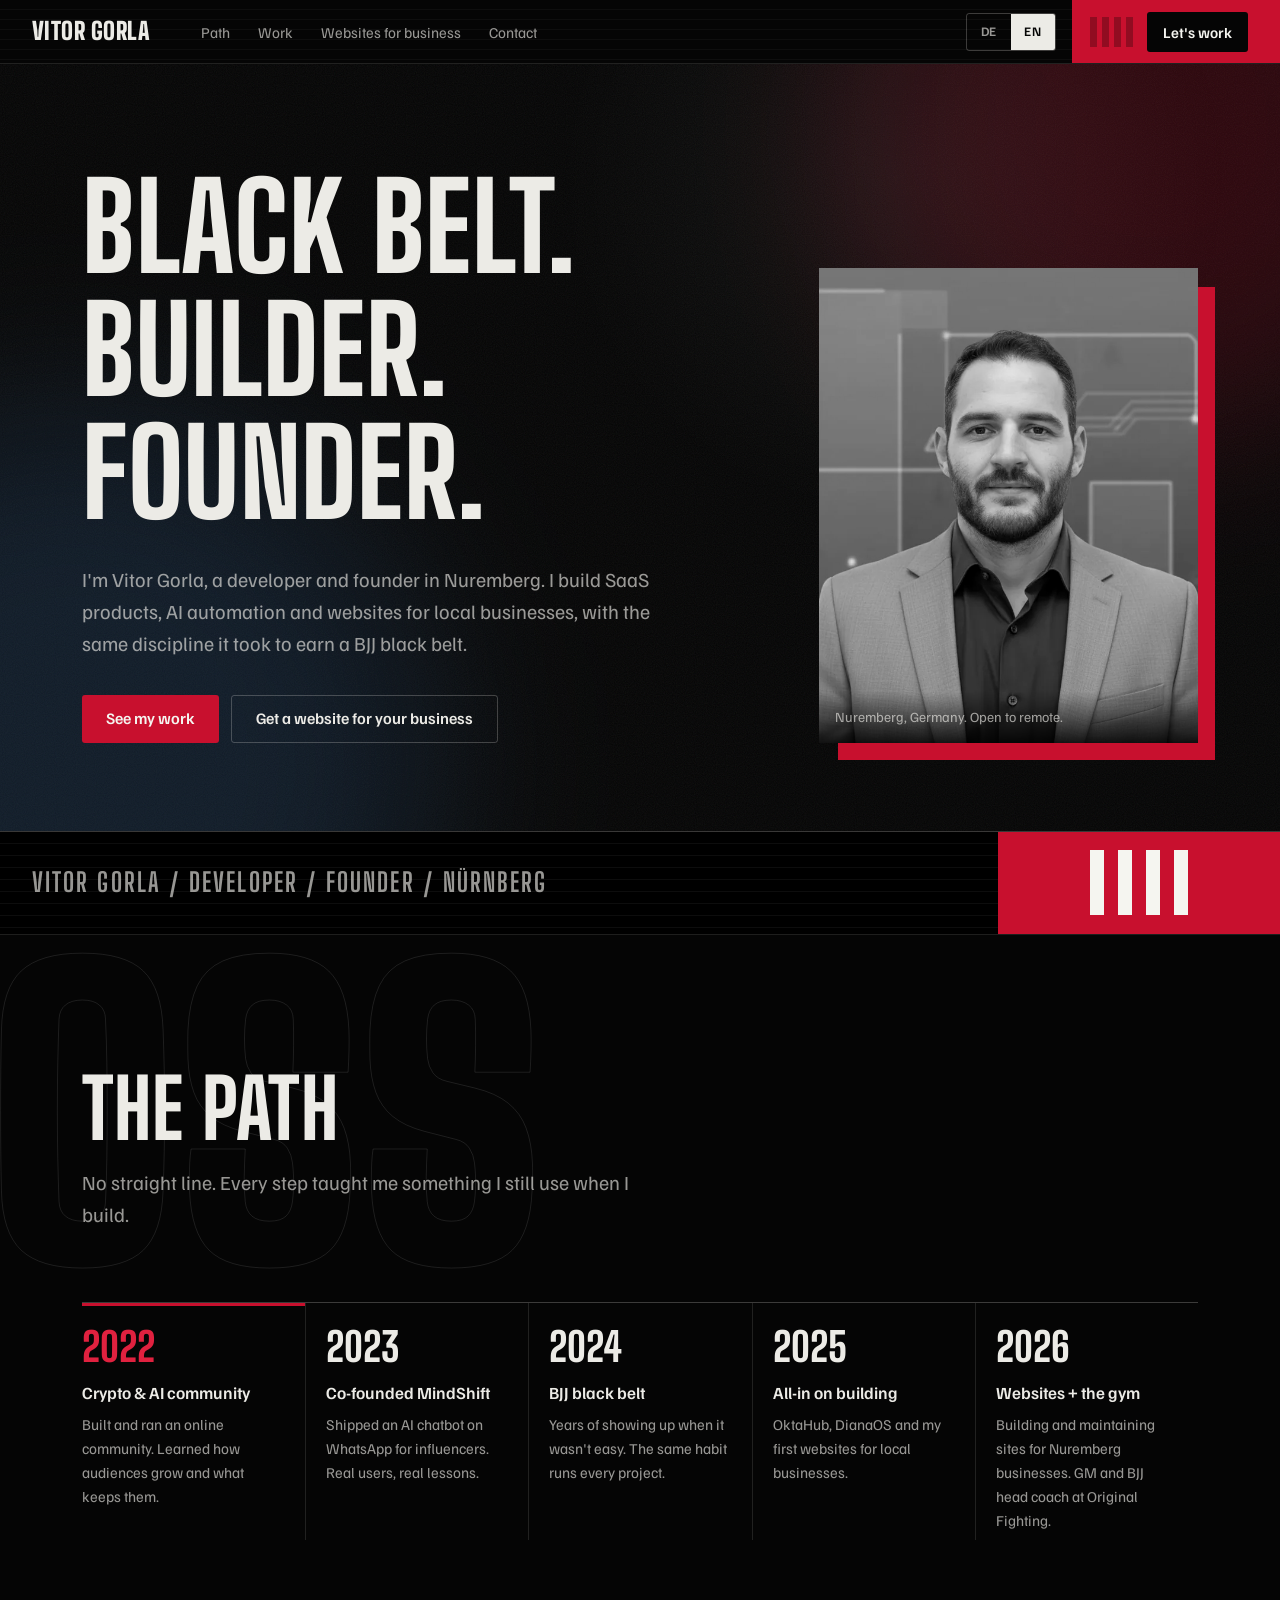
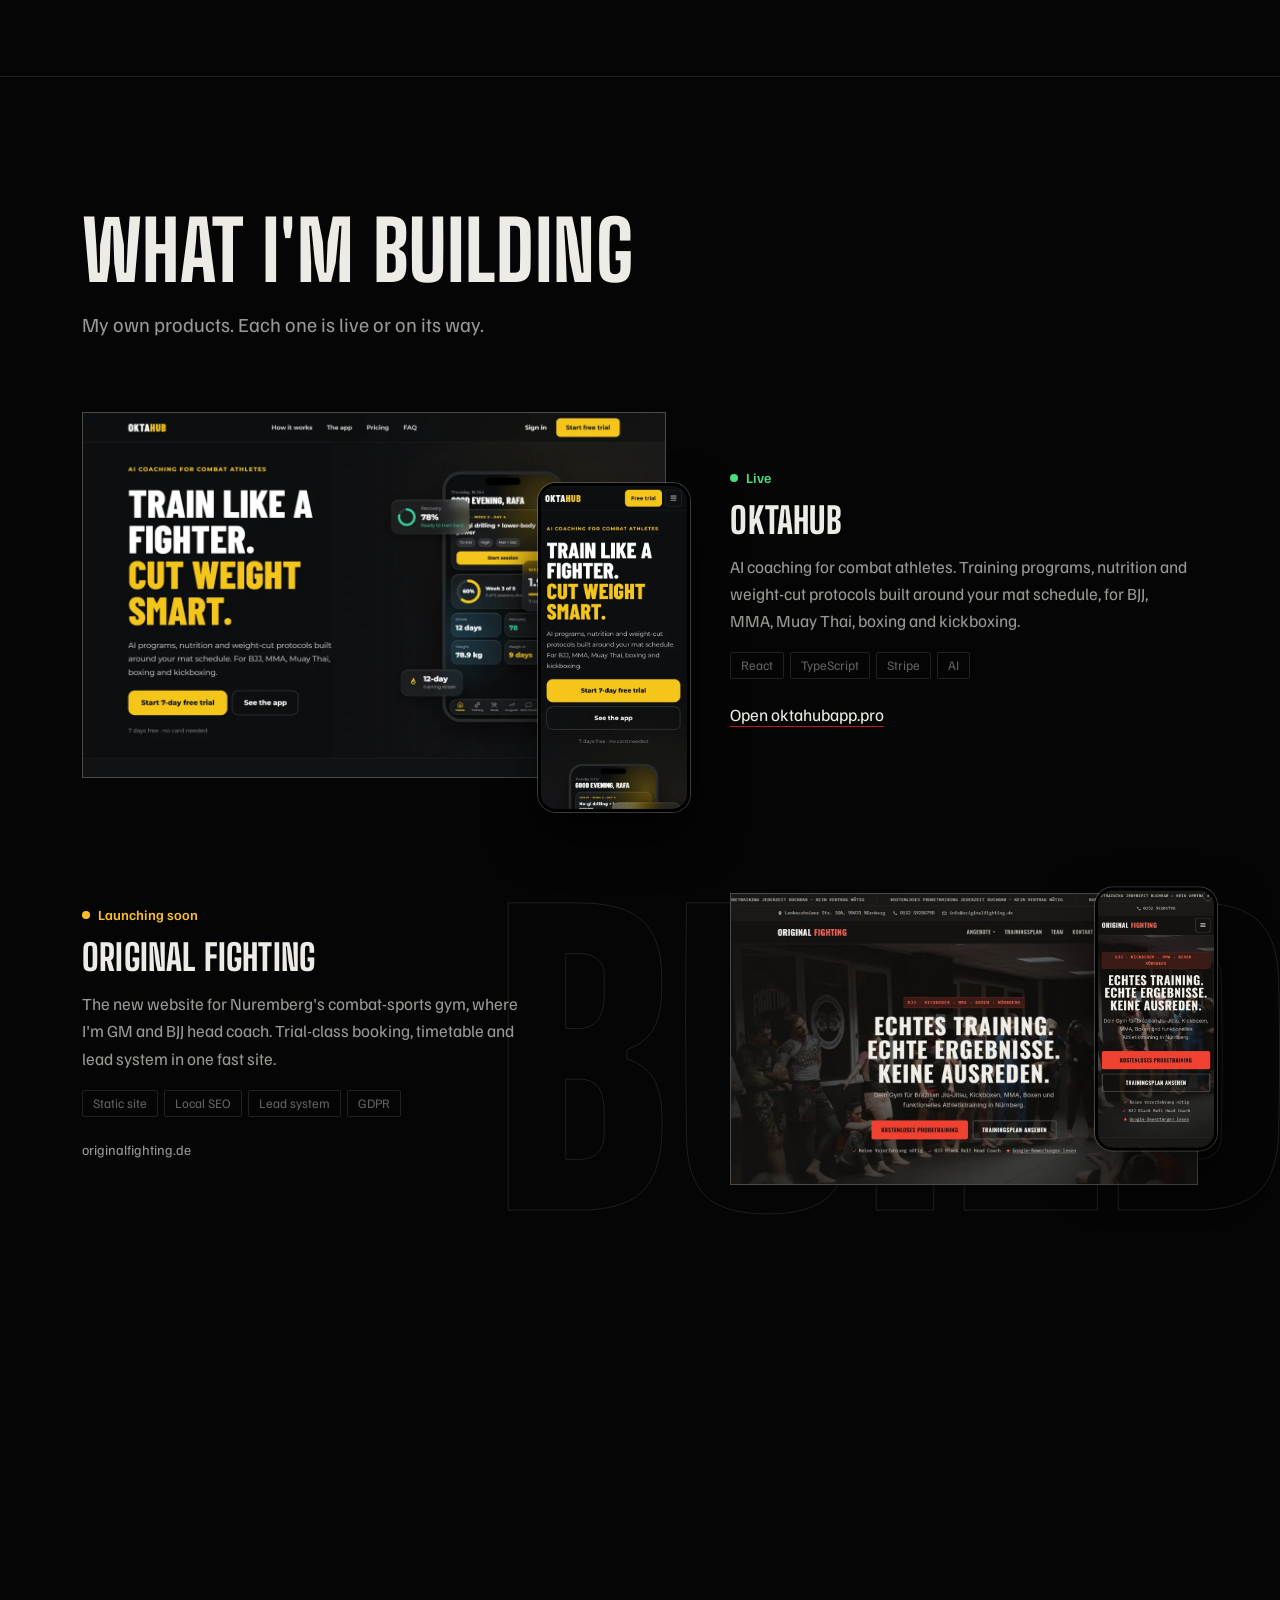
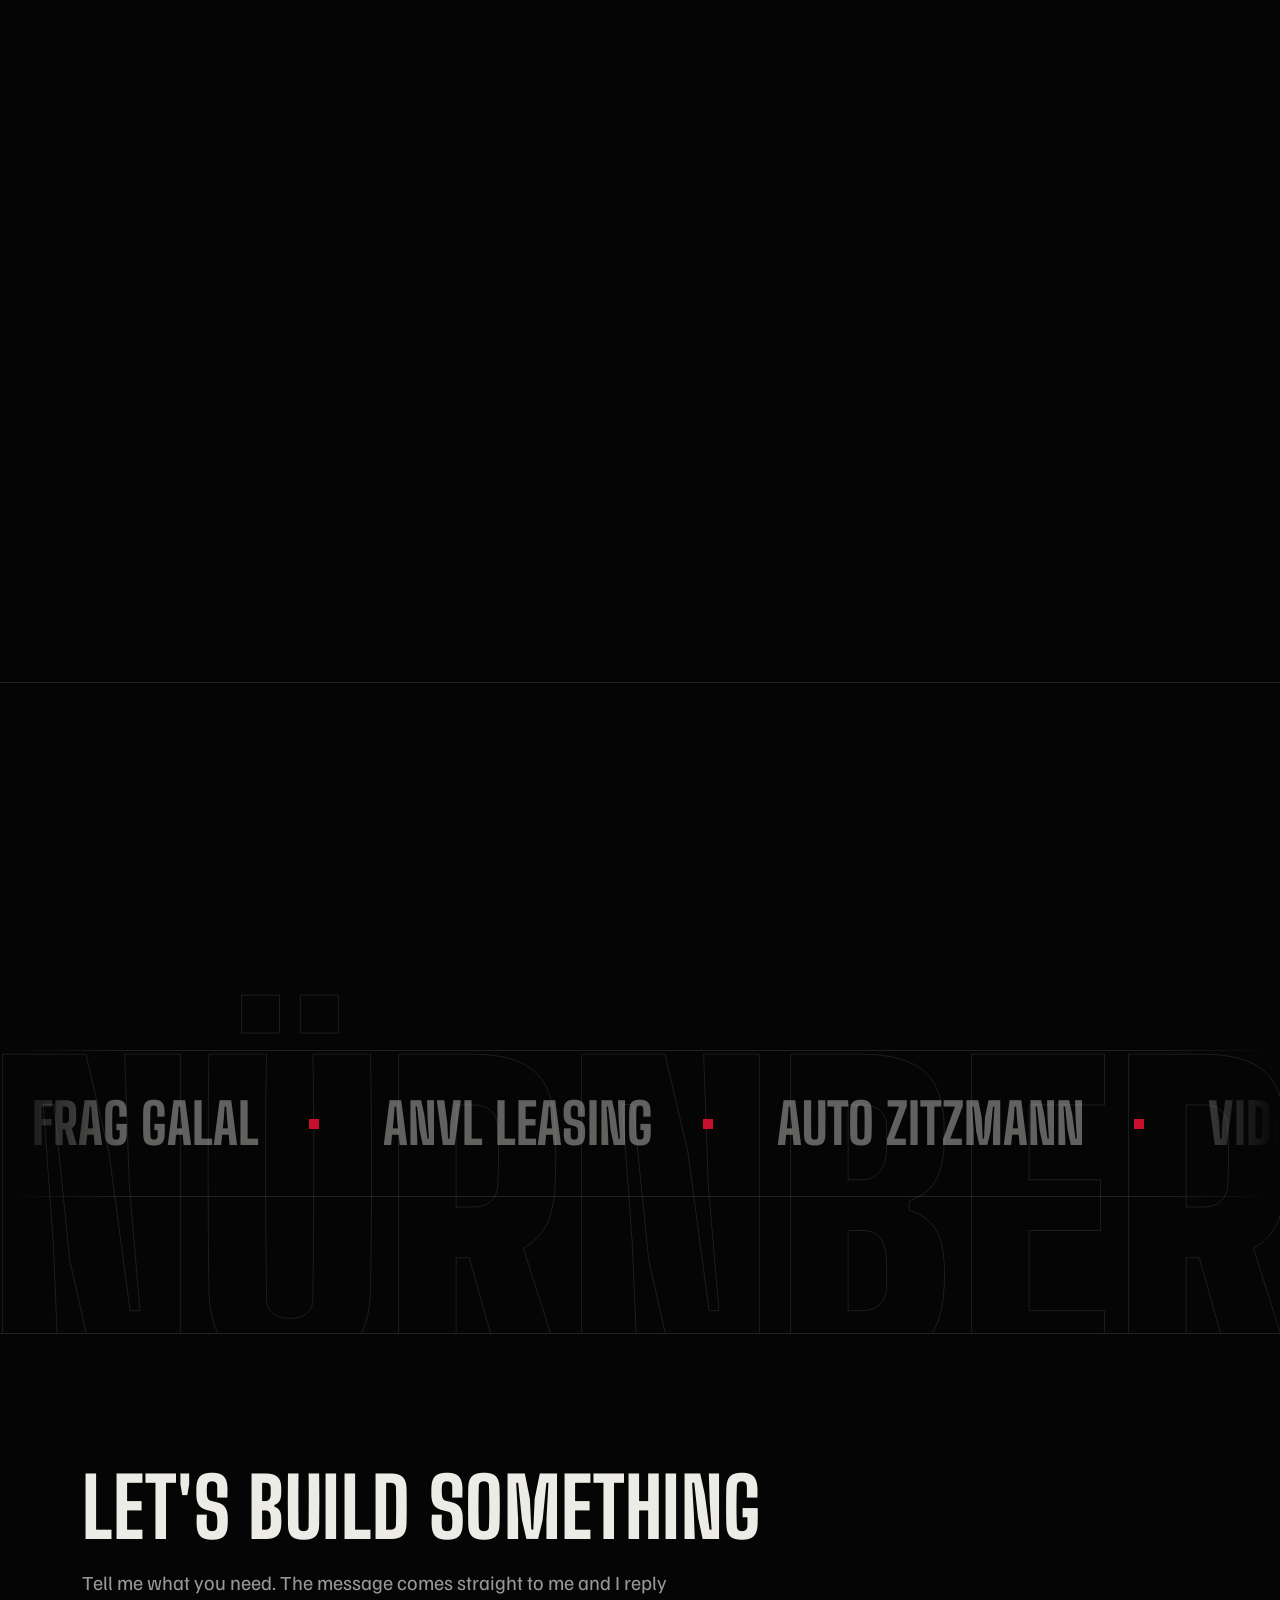
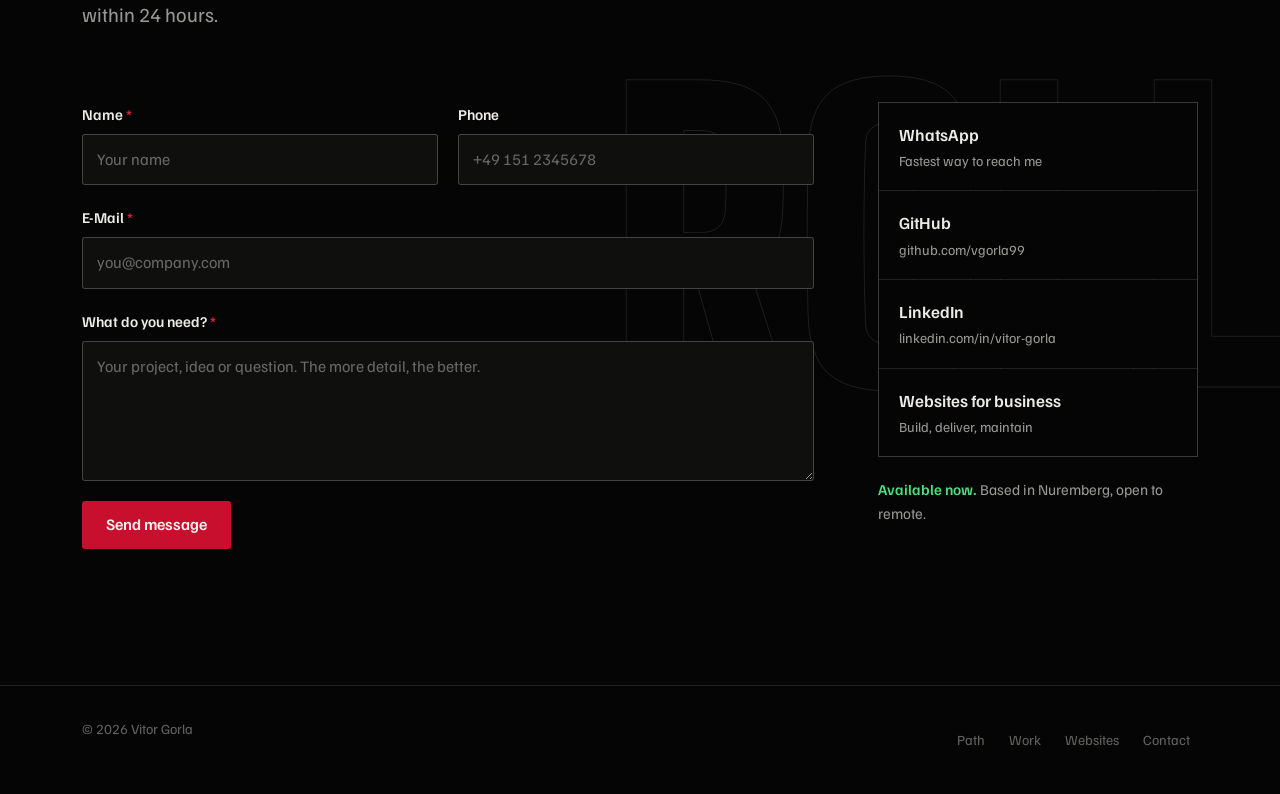
<file: index.html>
<!DOCTYPE html>
<html lang="en" data-title-en="Vitor Gorla · Developer, founder, BJJ black belt" data-title-de="Vitor Gorla · Entwickler, Gründer, BJJ-Schwarzgurt">
<head>
  <meta charset="UTF-8">
  <meta name="viewport" content="width=device-width, initial-scale=1.0">
  <title>Vitor Gorla · Developer, founder, BJJ black belt</title>
  <meta name="description" content="Vitor Gorla, developer and founder in Nuremberg. SaaS, AI automation and websites for local businesses, built with black belt discipline.">
  <meta property="og:title" content="Vitor Gorla · Developer, founder, BJJ black belt">
  <meta property="og:description" content="SaaS, AI automation and websites for local businesses. Nuremberg, Germany.">
  <meta property="og:image" content="https://vgorla99.github.io/assets/work/oktahub.webp">
  <meta property="og:url" content="https://vgorla99.github.io/">
  <meta name="theme-color" content="#050505">
  <link rel="icon" href="data:image/svg+xml,%3Csvg xmlns=%22http://www.w3.org/2000/svg%22 viewBox=%220 0 32 32%22%3E%3Crect width=%2232%22 height=%2232%22 fill=%22%23050505%22/%3E%3Crect x=%2218%22 width=%2214%22 height=%2232%22 fill=%22%23c8102e%22/%3E%3Crect x=%2221%22 y=%228%22 width=%223%22 height=%2216%22 fill=%22%23f5f5f0%22/%3E%3Crect x=%2226%22 y=%228%22 width=%223%22 height=%2216%22 fill=%22%23f5f5f0%22/%3E%3C/svg%3E">
  <script>try{document.documentElement.lang=localStorage.getItem('lang')||((navigator.language||'').slice(0,2)==='de'?'de':'en')}catch(_){}</script>
  <link rel="preconnect" href="https://fonts.googleapis.com">
  <link rel="preconnect" href="https://fonts.gstatic.com" crossorigin>
  <link href="https://fonts.googleapis.com/css2?family=Big+Shoulders+Display:wght@700;800;900&family=Familjen+Grotesk:wght@400;500;600&display=swap" rel="stylesheet">
  <link rel="stylesheet" href="assets/site.css">
  <link rel="preload" as="image" href="assets/vitor.webp">
  <script src="assets/site.js" defer></script>
  <script type="application/ld+json">
  {"@context":"https://schema.org","@type":"Person","name":"Vitor Gorla","jobTitle":"Developer & Founder","url":"https://vgorla99.github.io/","address":{"@type":"PostalAddress","addressLocality":"Nürnberg","addressCountry":"DE"},"sameAs":["https://github.com/vgorla99","https://linkedin.com/in/vitor-gorla"]}
  </script>
</head>
<body>
<a href="#main" class="skip"><span data-l="en">Skip to content</span><span data-l="de">Zum Inhalt springen</span></a>

<header class="belt-nav">
  <div class="belt-in">
    <a href="index.html" class="logo" aria-label="Vitor Gorla, home"><span class="logo-long">Vitor Gorla</span><span class="logo-short">VG</span></a>
    <nav class="nav-links" aria-label="Main">
      <a href="#path"><span data-l="en">Path</span><span data-l="de">Weg</span></a>
      <a href="#work"><span data-l="en">Work</span><span data-l="de">Projekte</span></a>
      <a href="services.html"><span data-l="en">Websites for business</span><span data-l="de">Websites für Firmen</span></a>
      <a href="#contact"><span data-l="en">Contact</span><span data-l="de">Kontakt</span></a>
    </nav>
    <div class="nav-tools">
      <div class="lang" role="group" aria-label="Language / Sprache">
        <button type="button" data-set="de" aria-pressed="false" lang="de">DE</button>
        <button type="button" data-set="en" aria-pressed="false" lang="en">EN</button>
      </div>
      <button class="ham" id="ham" type="button" aria-expanded="false" aria-controls="mobNav" aria-label="Menu"><span></span><span></span><span></span></button>
    </div>
    <div class="bar">
      <div class="stripes" aria-hidden="true"><i></i><i></i><i></i><i></i></div>
      <a href="#contact" class="btn"><span data-l="en">Let's work</span><span data-l="de">Anfragen</span></a>
    </div>
  </div>
</header>

<div class="mob-nav" id="mobNav">
  <a href="#path"><span data-l="en">Path</span><span data-l="de">Weg</span></a>
  <a href="#work"><span data-l="en">Work</span><span data-l="de">Projekte</span></a>
  <a href="services.html">Websites</a>
  <a href="#contact"><span data-l="en">Contact</span><span data-l="de">Kontakt</span></a>
  <div class="lang" role="group" aria-label="Language / Sprache">
    <button type="button" data-set="de" aria-pressed="false" lang="de">Deutsch</button>
    <button type="button" data-set="en" aria-pressed="false" lang="en">English</button>
  </div>
</div>

<main id="main">

<!-- HERO -->
<section class="hero" aria-labelledby="hero-h">
  <div class="wrap hero-grid">
    <div>
      <h1 class="h1 rise" id="hero-h">
        <span><span data-l="en">Black belt.</span><span data-l="de">Schwarzgurt.</span></span>
        <span><span data-l="en">Builder.</span><span data-l="de">Entwickler.</span></span>
        <span><span data-l="en">Founder.</span><span data-l="de">Gründer.</span></span>
      </h1>
      <p class="lead">
        <span data-l="en">I'm Vitor Gorla, a developer and founder in Nuremberg. I build SaaS products, AI automation and websites for local businesses, with the same discipline it took to earn a BJJ black belt.</span>
        <span data-l="de">Ich bin Vitor Gorla, Entwickler und Gründer in Nürnberg. Ich baue SaaS-Produkte, KI-Automatisierungen und Websites für lokale Unternehmen, mit derselben Disziplin, die mich zum BJJ-Schwarzgurt gebracht hat.</span>
      </p>
      <div class="btn-row">
        <a href="#work" class="btn btn--red"><span data-l="en">See my work</span><span data-l="de">Meine Projekte</span></a>
        <a href="services.html" class="btn btn--line"><span data-l="en">Get a website for your business</span><span data-l="de">Website für dein Unternehmen</span></a>
      </div>
    </div>
    <figure class="portrait">
      <img src="assets/vitor.webp" alt="Portrait of Vitor Gorla" width="800" height="800" fetchpriority="high">
      <figcaption><span data-l="en">Nuremberg, Germany. Open to remote.</span><span data-l="de">Nürnberg. Auch remote.</span></figcaption>
    </figure>
  </div>
</section>

<div class="band" aria-hidden="true">
  <span class="band-text">Vitor Gorla / Developer / Founder / Nürnberg</span>
  <span class="band-bar"><i></i><i></i><i></i><i></i></span>
</div>

<!-- PATH -->
<section class="sec" id="path" data-bg="OSS" aria-labelledby="path-h">
  <div class="wrap">
    <div class="sec-head">
      <h2 class="h2" id="path-h"><span data-l="en">The path</span><span data-l="de">Der Weg</span></h2>
      <p class="lead"><span data-l="en">No straight line. Every step taught me something I still use when I build.</span><span data-l="de">Kein gerader Weg. Jeder Schritt hat mir etwas beigebracht, das ich heute beim Bauen nutze.</span></p>
    </div>
    <ol class="path" data-steps="2">
      <li class="step">
        <span class="step-year">2022</span>
        <h3><span data-l="en">Crypto &amp; AI community</span><span data-l="de">Krypto- &amp; KI-Community</span></h3>
        <p><span data-l="en">Built and ran an online community. Learned how audiences grow and what keeps them.</span><span data-l="de">Online-Community aufgebaut und geführt. Gelernt, wie Zielgruppen wachsen und bleiben.</span></p>
      </li>
      <li class="step">
        <span class="step-year">2023</span>
        <h3><span data-l="en">Co-founded MindShift</span><span data-l="de">MindShift mitgegründet</span></h3>
        <p><span data-l="en">Shipped an AI chatbot on WhatsApp for influencers. Real users, real lessons.</span><span data-l="de">Einen KI-Chatbot auf WhatsApp für Influencer gelauncht. Echte Nutzer, echte Lektionen.</span></p>
      </li>
      <li class="step step--belt">
        <span class="step-year">2024</span>
        <h3><span data-l="en">BJJ black belt</span><span data-l="de">BJJ-Schwarzgurt</span></h3>
        <p><span data-l="en">Years of showing up when it wasn't easy. The same habit runs every project.</span><span data-l="de">Jahrelang drangeblieben, auch wenn es hart war. Genau so laufen meine Projekte.</span></p>
      </li>
      <li class="step">
        <span class="step-year">2025</span>
        <h3><span data-l="en">All-in on building</span><span data-l="de">Voll aufs Bauen</span></h3>
        <p><span data-l="en">OktaHub, DianaOS and my first websites for local businesses.</span><span data-l="de">OktaHub, DianaOS und meine ersten Websites für lokale Unternehmen.</span></p>
      </li>
      <li class="step">
        <span class="step-year">2026</span>
        <h3><span data-l="en">Websites + the gym</span><span data-l="de">Websites + das Gym</span></h3>
        <p><span data-l="en">Building and maintaining sites for Nuremberg businesses. GM and BJJ head coach at Original Fighting.</span><span data-l="de">Websites für Nürnberger Unternehmen bauen und betreuen. GM und BJJ-Headcoach bei Original Fighting.</span></p>
      </li>
    </ol>
  </div>
</section>

<!-- WORK -->
<section class="sec" id="work" data-bg="BUILD" data-bg-side="right" aria-labelledby="work-h">
  <div class="wrap">
    <div class="sec-head">
      <h2 class="h2" id="work-h"><span data-l="en">What I'm building</span><span data-l="de">Woran ich baue</span></h2>
      <p class="lead"><span data-l="en">My own products. Each one is live or on its way.</span><span data-l="de">Meine eigenen Produkte. Jedes ist live oder auf dem Weg dahin.</span></p>
    </div>

    <div class="rows">
      <article class="row">
        <div class="shot">
          <a href="https://oktahubapp.pro" target="_blank" rel="noopener noreferrer" aria-label="OktaHub (opens in a new tab)">
            <div class="shot-frame"><img src="assets/work/oktahub.webp" alt="OktaHub homepage: Train like a fighter, cut weight smart" width="1200" height="750" loading="lazy"></div>
          </a>
          <div class="shot-phone"><img src="assets/work/oktahub-m.webp" alt="" width="390" height="844" loading="lazy"></div>
        </div>
        <div class="row-copy">
          <span class="status status--live">Live</span>
          <h3 class="h3">OktaHub</h3>
          <p><span data-l="en">AI coaching for combat athletes. Training programs, nutrition and weight-cut protocols built around your mat schedule, for BJJ, MMA, Muay Thai, boxing and kickboxing.</span><span data-l="de">KI-Coaching für Kampfsportler. Trainingspläne, Ernährung und Weight-Cut-Protokolle rund um deinen Trainingsplan, für BJJ, MMA, Muay Thai, Boxen und Kickboxen.</span></p>
          <ul class="tags"><li>React</li><li>TypeScript</li><li>Stripe</li><li>AI</li></ul>
          <a href="https://oktahubapp.pro" target="_blank" rel="noopener noreferrer" class="text-link"><span data-l="en">Open oktahubapp.pro</span><span data-l="de">oktahubapp.pro öffnen</span></a>
        </div>
      </article>

      <article class="row">
        <div class="shot">
          <div class="shot-frame"><img src="assets/work/originalfighting.webp" alt="New Original Fighting homepage: Echtes Training. Echte Ergebnisse. Keine Ausreden." width="1200" height="750" loading="lazy"></div>
          <div class="shot-phone"><img src="assets/work/originalfighting-m.webp" alt="" width="390" height="844" loading="lazy"></div>
        </div>
        <div class="row-copy">
          <span class="status status--soon"><span data-l="en">Launching soon</span><span data-l="de">Bald live</span></span>
          <h3 class="h3">Original Fighting</h3>
          <p><span data-l="en">The new website for Nuremberg's combat-sports gym, where I'm GM and BJJ head coach. Trial-class booking, timetable and lead system in one fast site.</span><span data-l="de">Die neue Website für das Kampfsport-Gym in Nürnberg, in dem ich GM und BJJ-Headcoach bin. Probetraining-Buchung, Stundenplan und Lead-System in einer schnellen Seite.</span></p>
          <ul class="tags"><li>Static site</li><li>Local SEO</li><li><span data-l="en">Lead system</span><span data-l="de">Lead-System</span></li><li><span data-l="en">GDPR</span><span data-l="de">DSGVO</span></li></ul>
          <p class="case-meta">originalfighting.de</p>
        </div>
      </article>

      <article class="row">
        <div class="shot">
          <div class="shot-frame shot-frame--board"><img src="assets/work/petapp.webp" alt="PetApp design: three iPhone screens checking a dog food label against a pet's chicken allergy" width="1360" height="1000" loading="lazy"></div>
        </div>
        <div class="row-copy">
          <span class="status status--dev"><span data-l="en">In development</span><span data-l="de">In Entwicklung</span></span>
          <h3 class="h3">PetApp</h3>
          <p><span data-l="en">A food-label check for the pet beside you. Photograph the packaging and get a careful check against your dog's or cat's allergies and profile, with the evidence shown before any advice.</span><span data-l="de">Ein Futter-Check für dein Haustier. Fotografiere die Verpackung und bekomme eine sorgfältige Prüfung gegen die Allergien und das Profil deines Hundes oder deiner Katze, mit Belegen vor jeder Empfehlung.</span></p>
          <ul class="tags"><li>Expo</li><li>React Native</li><li>NestJS</li><li>AI vision</li></ul>
          <a href="#contact" class="text-link"><span data-l="en">Ask for early access</span><span data-l="de">Frühen Zugang anfragen</span></a>
        </div>
      </article>

      <article class="row row--solo">
        <div class="row-copy">
          <span class="status status--dev"><span data-l="en">Building</span><span data-l="de">Im Aufbau</span></span>
          <h3 class="h3">DianaOS</h3>
          <p><span data-l="en">An AI automation system for creators. It connects language models, WhatsApp and Telegram with n8n workflows, so creators can automate their daily operations without losing their own voice.</span><span data-l="de">Ein KI-Automatisierungssystem für Creator. Es verbindet Sprachmodelle, WhatsApp und Telegram mit n8n-Workflows, damit Creator ihren Alltag automatisieren, ohne ihre eigene Stimme zu verlieren.</span></p>
          <ul class="tags"><li>Python</li><li>FastAPI</li><li>n8n</li><li>WhatsApp</li><li>Telegram</li></ul>
          <a href="https://github.com/vgorla99/OperationDiana" target="_blank" rel="noopener noreferrer" class="text-link"><span data-l="en">View on GitHub</span><span data-l="de">Auf GitHub ansehen</span></a>
        </div>
      </article>
    </div>
  </div>
</section>

<!-- PARTNERS -->
<section class="sec" id="partners" data-bg="NÜRNBERG" aria-labelledby="partners-h">
  <div class="wrap sec-head">
    <h2 class="h2" id="partners-h"><span data-l="en">Businesses I build for</span><span data-l="de">Für sie baue ich</span></h2>
    <p class="lead">
      <span data-l="en">Live websites I built and maintain for companies in and around Nuremberg.</span>
      <span data-l="de">Live-Websites, die ich für Unternehmen in und um Nürnberg gebaut habe und betreue.</span>
      <a href="services.html#proof" class="text-link"><span data-l="en">See the work</span><span data-l="de">Arbeiten ansehen</span></a>
    </p>
  </div>
  <div class="mq">
    <div class="mq-track">
      <a href="services.html#proof">Frag Galal</a><a href="services.html#proof">ANVL Leasing</a><a href="services.html#proof">Auto Zitzmann</a><a href="services.html#proof">VidaPure</a><a href="services.html#proof">G9T</a><a href="services.html#proof">Original Fighting</a>
      <a href="services.html#proof" aria-hidden="true" tabindex="-1">Frag Galal</a><a href="services.html#proof" aria-hidden="true" tabindex="-1">ANVL Leasing</a><a href="services.html#proof" aria-hidden="true" tabindex="-1">Auto Zitzmann</a><a href="services.html#proof" aria-hidden="true" tabindex="-1">VidaPure</a><a href="services.html#proof" aria-hidden="true" tabindex="-1">G9T</a><a href="services.html#proof" aria-hidden="true" tabindex="-1">Original Fighting</a>
    </div>
  </div>
</section>

<!-- CONTACT -->
<section class="sec" id="contact" data-bg="ROLL" data-bg-side="right" aria-labelledby="contact-h">
  <div class="wrap">
    <div class="sec-head">
      <h2 class="h2" id="contact-h"><span data-l="en">Let's build something</span><span data-l="de">Lass uns was bauen</span></h2>
      <p class="lead"><span data-l="en">Tell me what you need. The message comes straight to me and I reply within 24 hours.</span><span data-l="de">Erzähl mir, was du brauchst. Die Nachricht landet direkt bei mir, Antwort innerhalb von 24 Stunden.</span></p>
    </div>
    <div class="contact-grid">
      <div class="form-wrap">
        <form id="contactForm" class="form" action="https://formspree.io/f/xzdwwddq" method="POST">
          <input type="text" name="_gotcha" style="display:none" tabindex="-1" autocomplete="off" aria-hidden="true">
          <input type="hidden" name="_subject" value="New message from vgorla99.github.io">
          <div class="form-row">
            <div class="field">
              <label for="cf-name">Name <span class="req" aria-hidden="true">*</span></label>
              <input type="text" id="cf-name" name="name" required autocomplete="name" data-ph-en="Your name" data-ph-de="Dein Name">
            </div>
            <div class="field">
              <label for="cf-phone"><span data-l="en">Phone</span><span data-l="de">Telefon</span></label>
              <input type="tel" id="cf-phone" name="phone" autocomplete="tel" placeholder="+49 151 2345678">
            </div>
          </div>
          <div class="field">
            <label for="cf-email">E-Mail <span class="req" aria-hidden="true">*</span></label>
            <input type="email" id="cf-email" name="email" required autocomplete="email" data-ph-en="you@company.com" data-ph-de="du@firma.de">
          </div>
          <div class="field">
            <label for="cf-msg"><span data-l="en">What do you need?</span><span data-l="de">Was brauchst du?</span> <span class="req" aria-hidden="true">*</span></label>
            <textarea id="cf-msg" name="message" required data-ph-en="Your project, idea or question. The more detail, the better." data-ph-de="Dein Projekt, deine Idee oder Frage. Je mehr Details, desto besser."></textarea>
          </div>
          <p id="formError" class="form-error" role="alert" hidden><span data-l="en">The message didn't send. Check your connection and try again, or message me on LinkedIn.</span><span data-l="de">Die Nachricht wurde nicht gesendet. Prüfe deine Verbindung und versuch es erneut, oder schreib mir auf LinkedIn.</span></p>
          <div><button type="submit" class="btn btn--red"><span data-l="en">Send message</span><span data-l="de">Nachricht senden</span></button></div>
        </form>
        <div id="formDone" class="form-done" tabindex="-1" hidden>
          <p class="h3"><span data-l="en">Message sent</span><span data-l="de">Nachricht gesendet</span></p>
          <p><span data-l="en">Thanks. I'll get back to you within 24 hours.</span><span data-l="de">Danke. Ich melde mich innerhalb von 24 Stunden.</span></p>
        </div>
      </div>
      <div>
        <div class="side-links">
          <a href="#contact" data-wa><strong>WhatsApp</strong><span data-l="en">Fastest way to reach me</span><span data-l="de">Der schnellste Weg zu mir</span></a>
          <a href="https://github.com/vgorla99" target="_blank" rel="noopener noreferrer"><strong>GitHub</strong><span>github.com/vgorla99</span></a>
          <a href="https://linkedin.com/in/vitor-gorla" target="_blank" rel="noopener noreferrer"><strong>LinkedIn</strong><span>linkedin.com/in/vitor-gorla</span></a>
          <a href="services.html"><strong><span data-l="en">Websites for business</span><span data-l="de">Websites für Firmen</span></strong><span data-l="en">Build, deliver, maintain</span><span data-l="de">Bauen, liefern, betreuen</span></a>
        </div>
        <p class="avail"><b><span data-l="en">Available now.</span><span data-l="de">Jetzt verfügbar.</span></b> <span data-l="en">Based in Nuremberg, open to remote.</span><span data-l="de">Sitz in Nürnberg, auch remote.</span></p>
      </div>
    </div>
  </div>
</section>

</main>

<footer class="foot">
  <div class="wrap foot-in">
    <span>© <span data-year></span> Vitor Gorla</span>
    <nav aria-label="Footer">
      <a href="#path"><span data-l="en">Path</span><span data-l="de">Weg</span></a>
      <a href="#work"><span data-l="en">Work</span><span data-l="de">Projekte</span></a>
      <a href="services.html">Websites</a>
      <a href="#contact"><span data-l="en">Contact</span><span data-l="de">Kontakt</span></a>
    </nav>
  </div>
</footer>
</body>
</html>
</file>
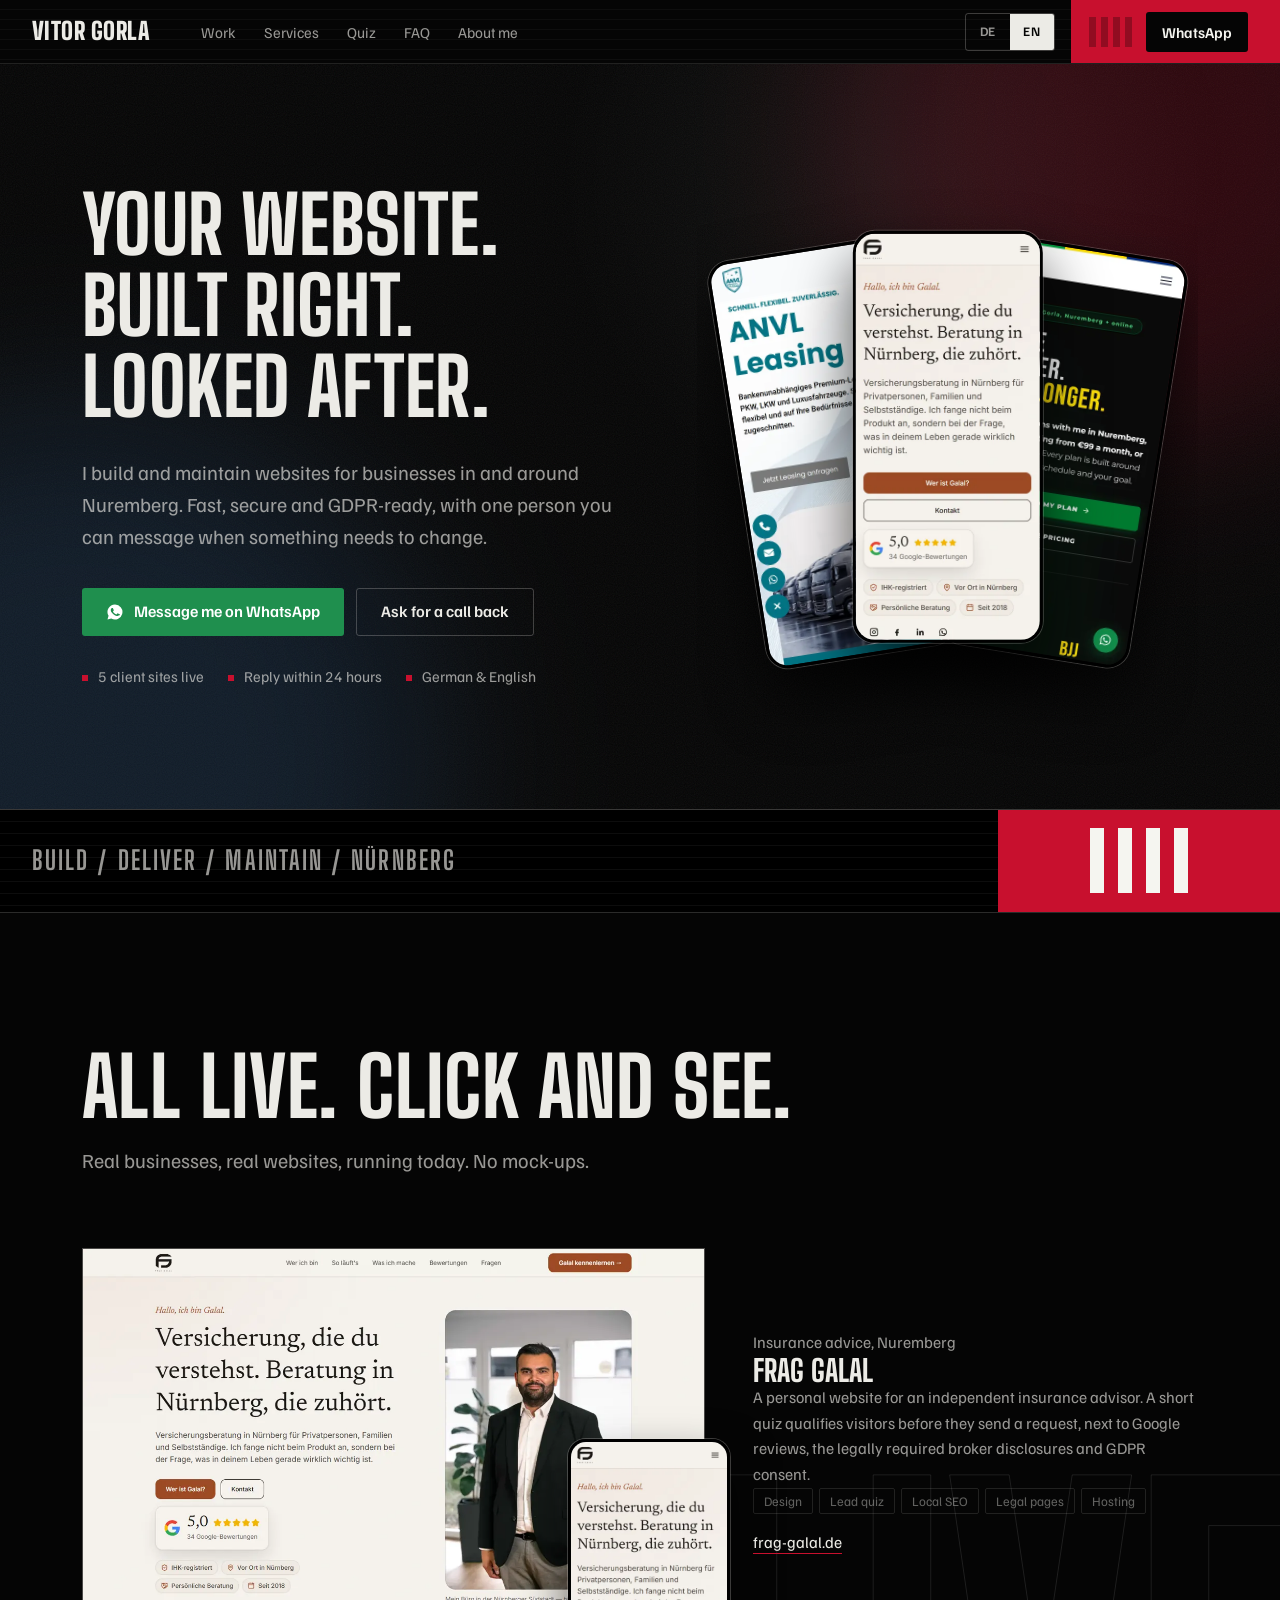
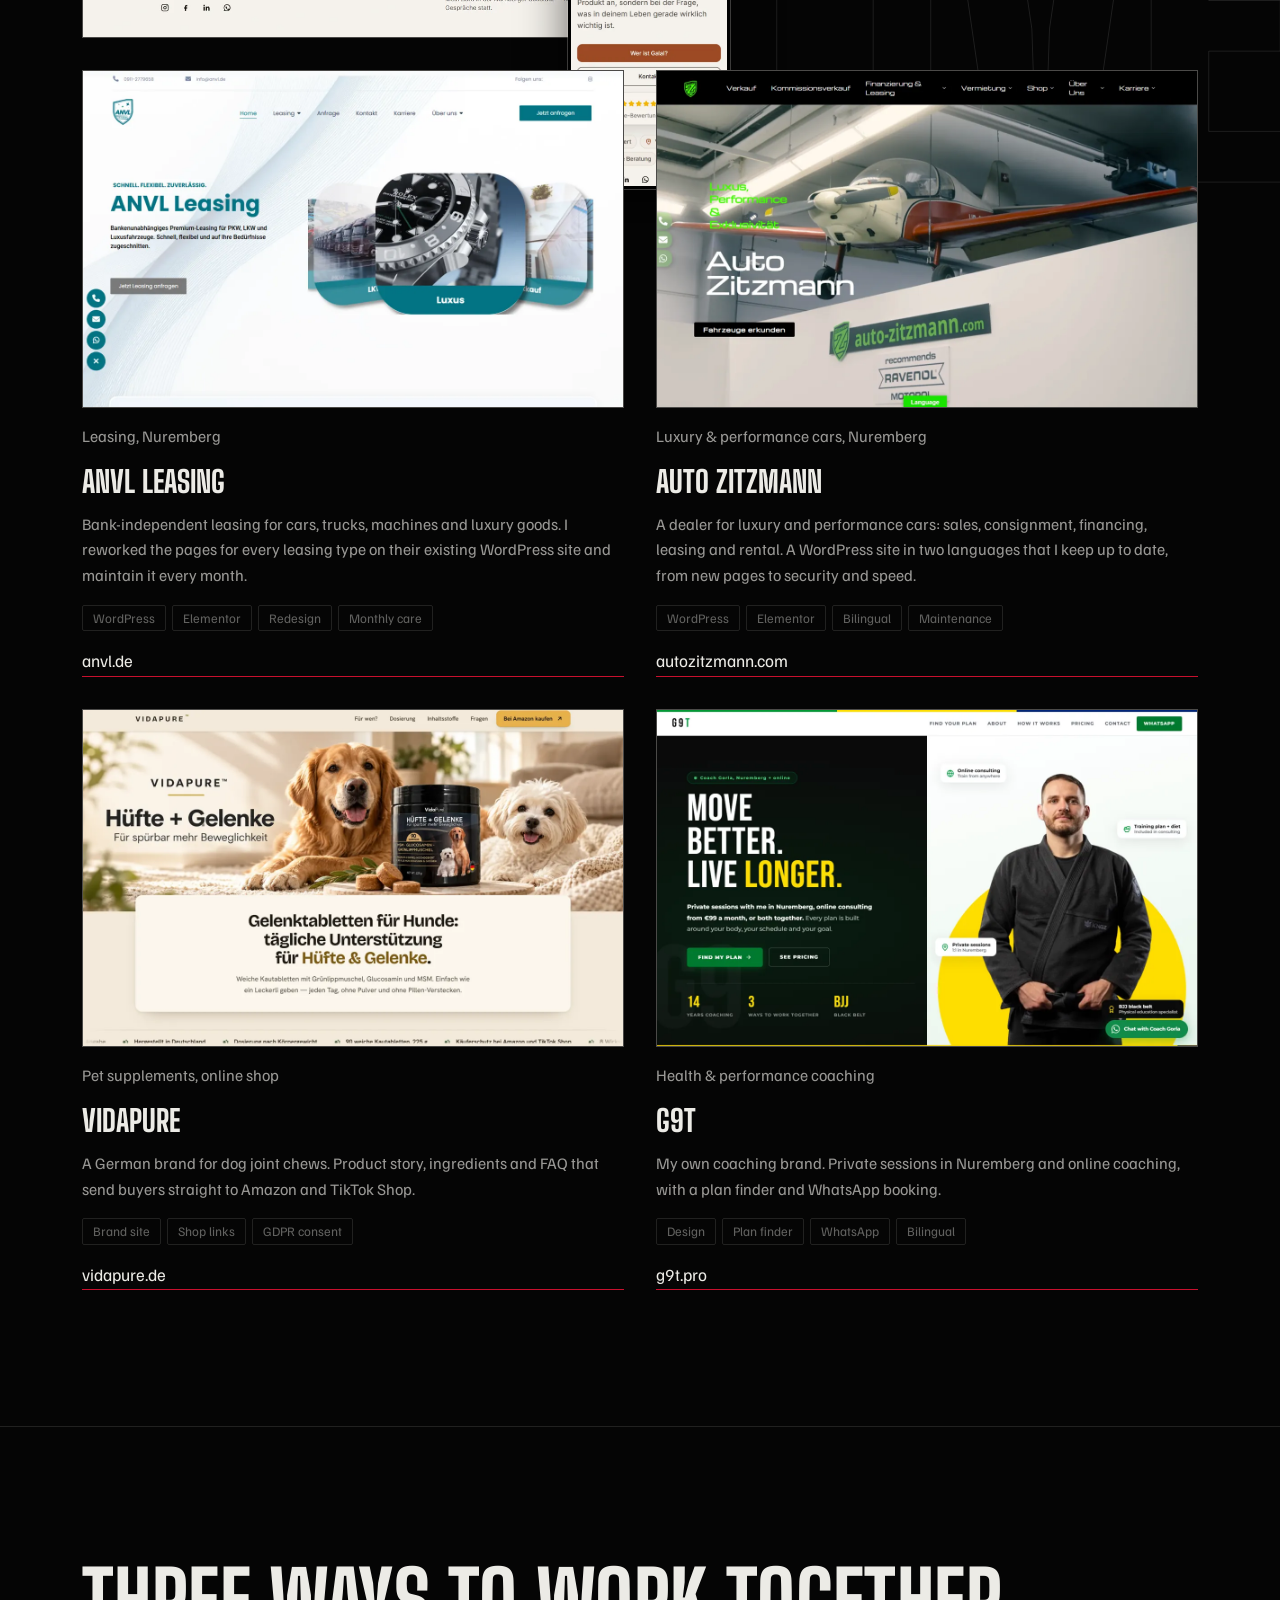
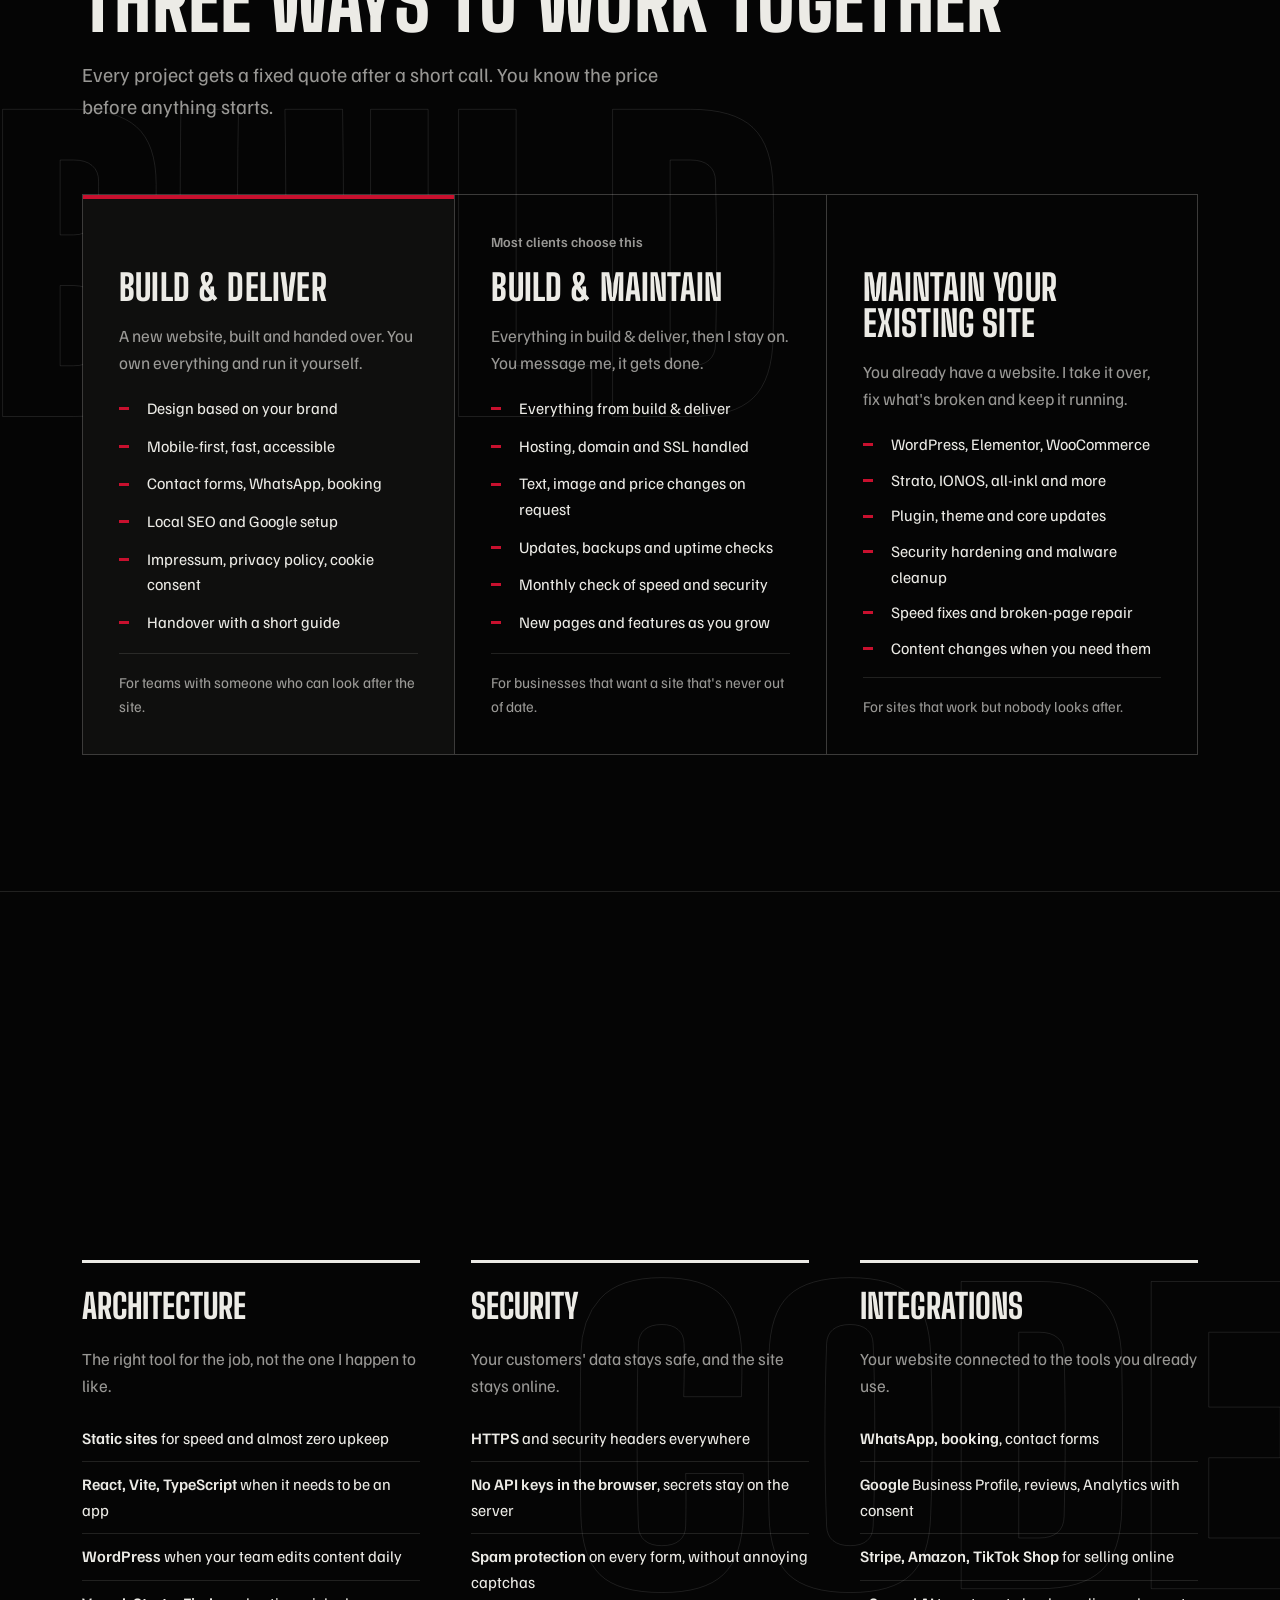
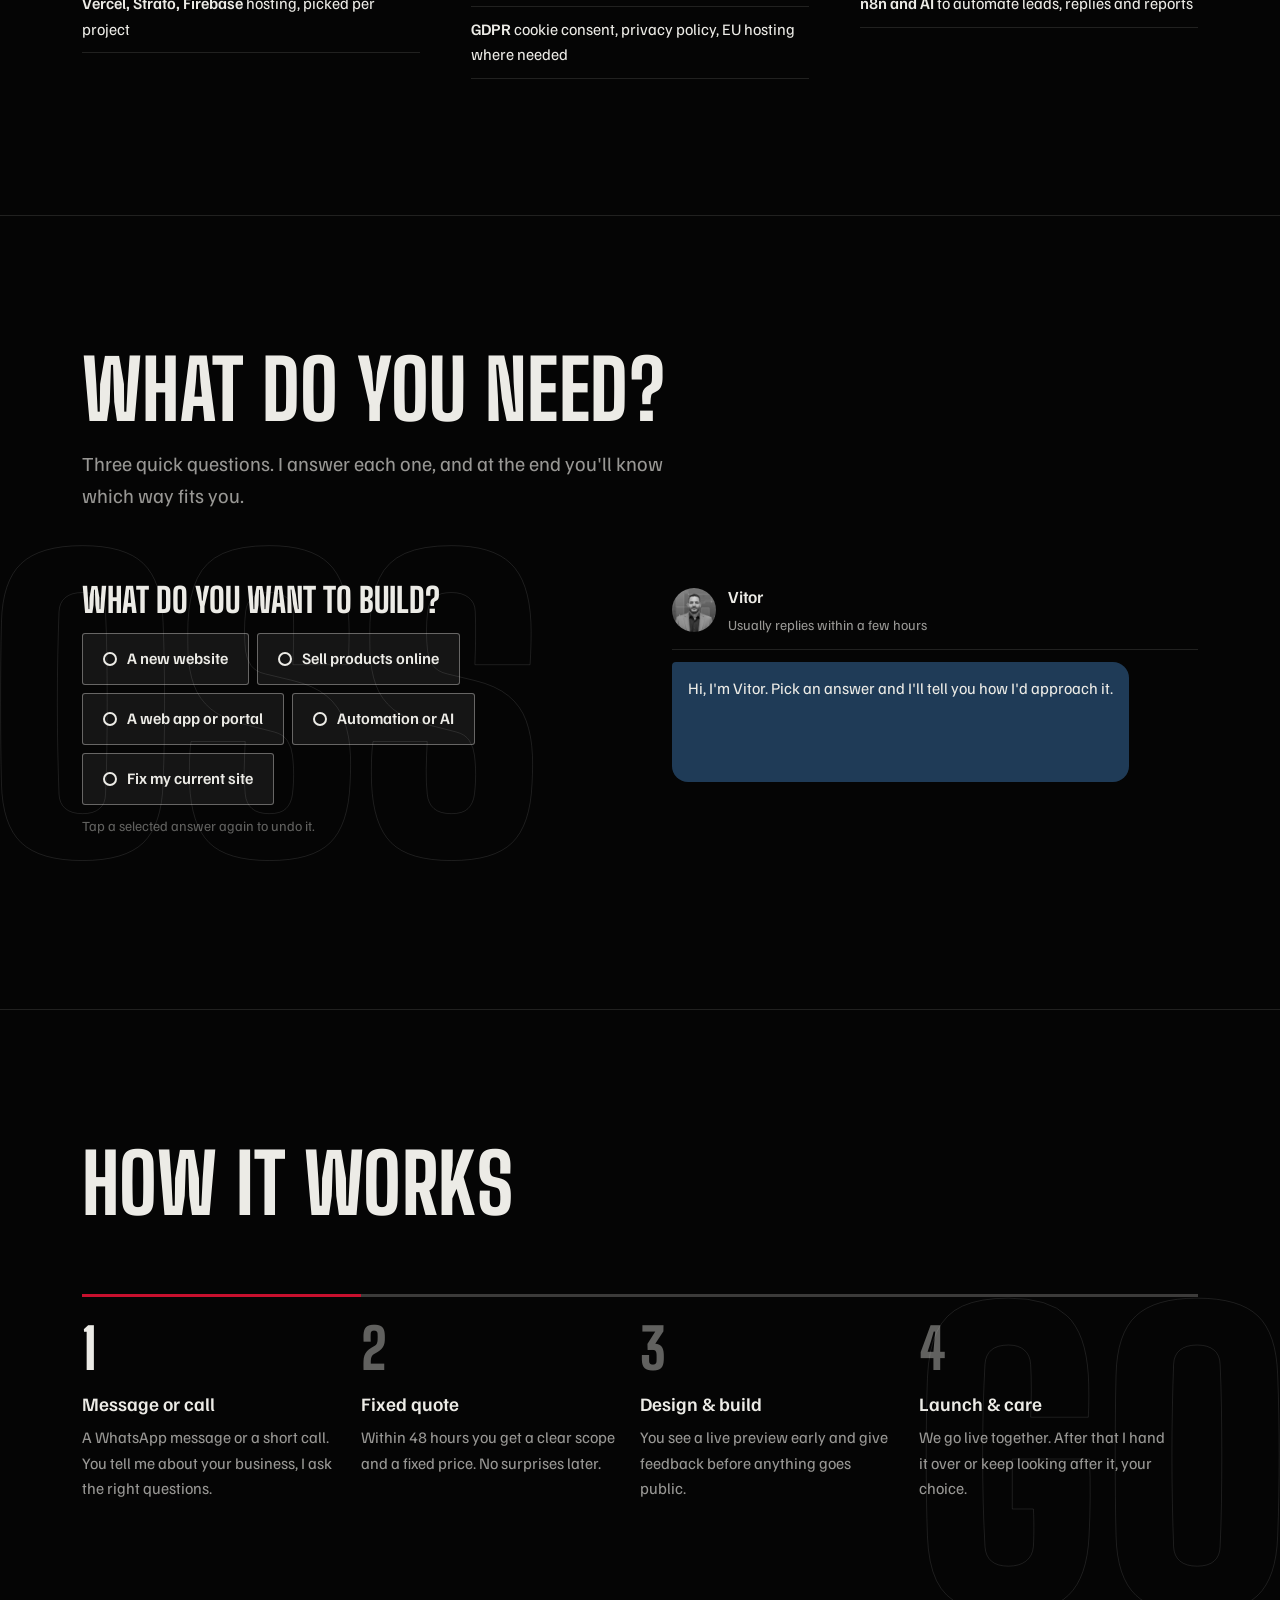
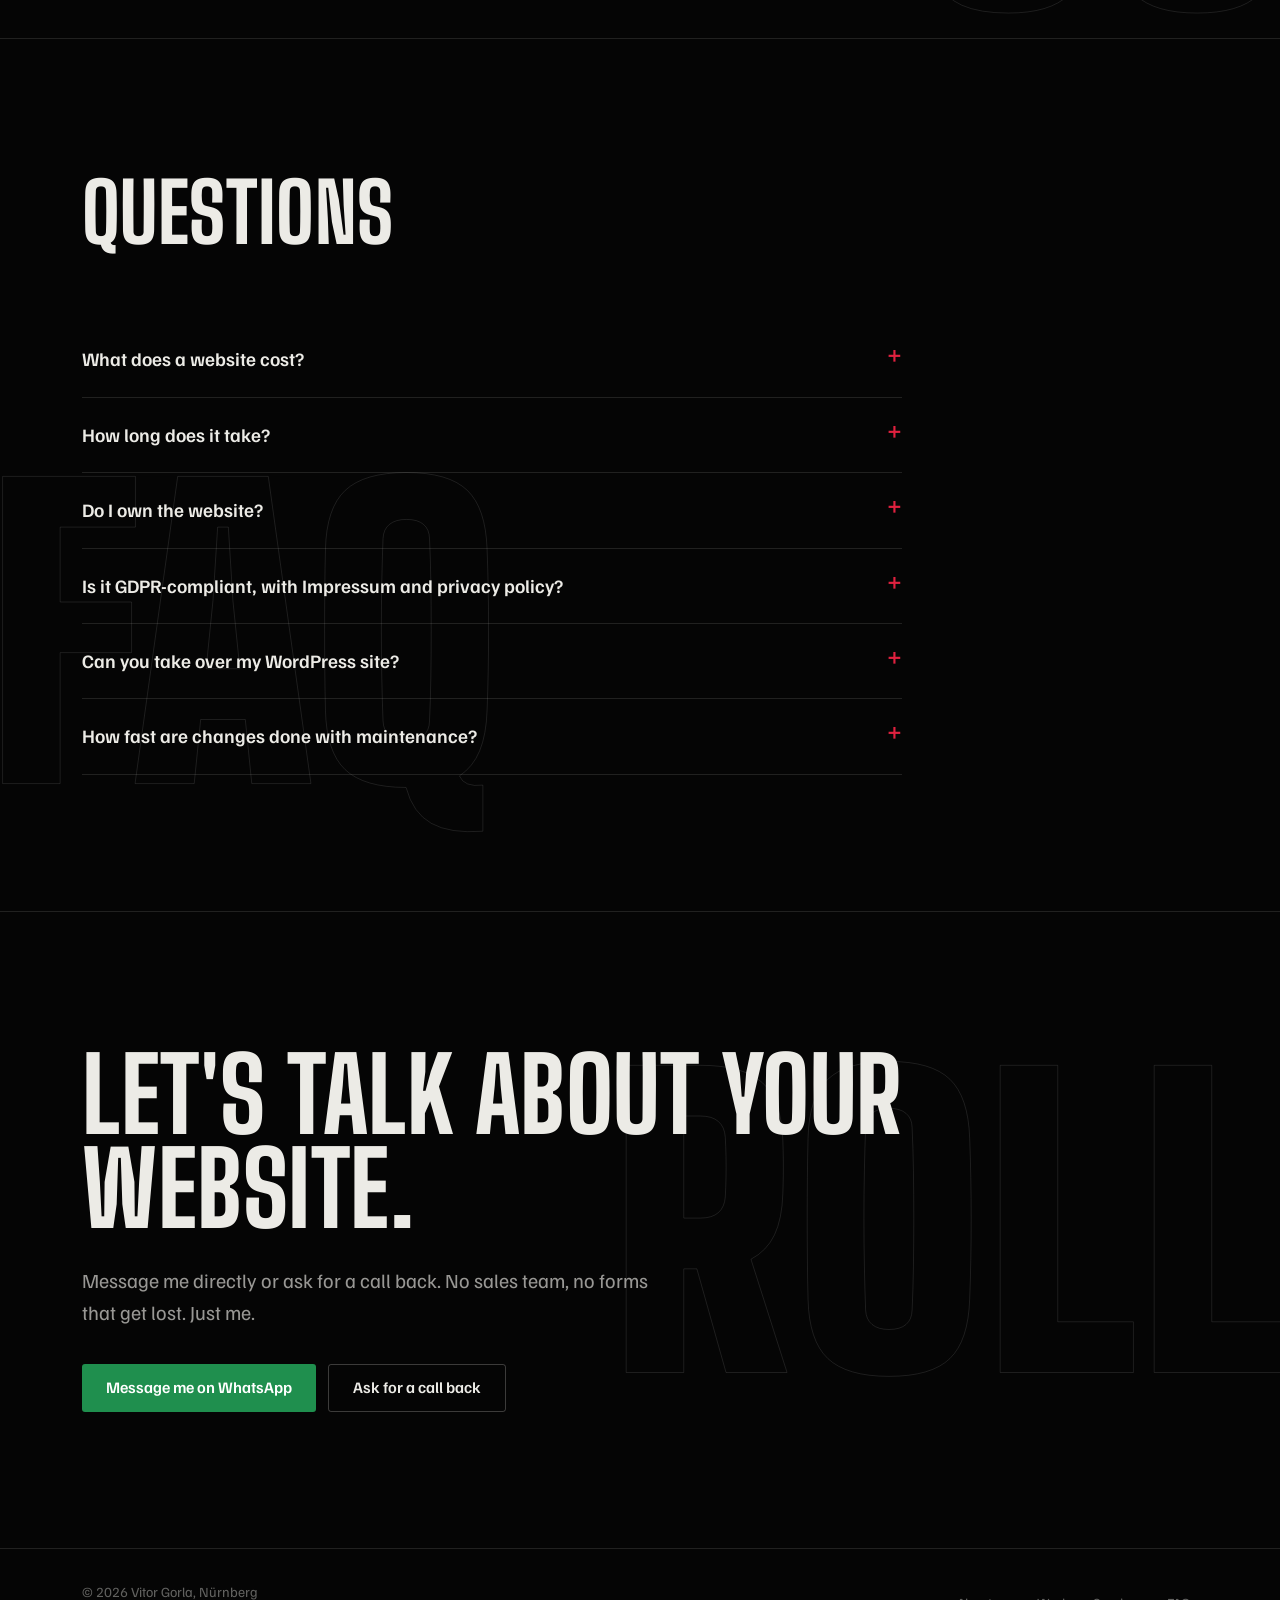
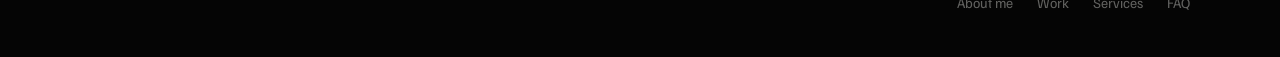
<file: services.html>
<!DOCTYPE html>
<html lang="de" data-title-en="Websites for businesses in Nuremberg · Vitor Gorla" data-title-de="Websites für Unternehmen in Nürnberg · Vitor Gorla">
<head>
  <meta charset="UTF-8">
  <meta name="viewport" content="width=device-width, initial-scale=1.0">
  <title>Websites für Unternehmen in Nürnberg · Vitor Gorla</title>
  <meta name="description" content="Webdesign, Entwicklung und Website-Wartung in Nürnberg. Neue Websites, WordPress-Betreuung, Sicherheit und Integrationen. Direkt per WhatsApp oder Call.">
  <meta property="og:title" content="Websites für Unternehmen in Nürnberg · Vitor Gorla">
  <meta property="og:description" content="Websites bauen, liefern und betreuen. Für lokale Unternehmen in und um Nürnberg.">
  <meta property="og:image" content="https://vgorla99.github.io/assets/work/galal.webp">
  <meta property="og:url" content="https://vgorla99.github.io/services.html">
  <meta name="theme-color" content="#050505">
  <link rel="icon" href="data:image/svg+xml,%3Csvg xmlns=%22http://www.w3.org/2000/svg%22 viewBox=%220 0 32 32%22%3E%3Crect width=%2232%22 height=%2232%22 fill=%22%23050505%22/%3E%3Crect x=%2218%22 width=%2214%22 height=%2232%22 fill=%22%23c8102e%22/%3E%3Crect x=%2221%22 y=%228%22 width=%223%22 height=%2216%22 fill=%22%23f5f5f0%22/%3E%3Crect x=%2226%22 y=%228%22 width=%223%22 height=%2216%22 fill=%22%23f5f5f0%22/%3E%3C/svg%3E">
  <script>try{document.documentElement.lang=localStorage.getItem('lang')||((navigator.language||'').slice(0,2)==='en'?'en':'de')}catch(_){}</script>
  <link rel="preconnect" href="https://fonts.googleapis.com">
  <link rel="preconnect" href="https://fonts.gstatic.com" crossorigin>
  <link href="https://fonts.googleapis.com/css2?family=Big+Shoulders+Display:wght@700;800;900&family=Familjen+Grotesk:wght@400;500;600&display=swap" rel="stylesheet">
  <link rel="stylesheet" href="assets/site.css">
  <script src="assets/site.js" defer></script>
  <script type="application/ld+json">
  {"@context":"https://schema.org","@type":"ProfessionalService","name":"Vitor Gorla · Webdesign & Website-Wartung","url":"https://vgorla99.github.io/services.html","image":"https://vgorla99.github.io/assets/work/galal.webp","areaServed":"Nürnberg","address":{"@type":"PostalAddress","addressLocality":"Nürnberg","addressRegion":"Bayern","addressCountry":"DE"},"founder":{"@type":"Person","name":"Vitor Gorla"},"knowsLanguage":["de","en"],"serviceType":["Webdesign","Webentwicklung","Website-Wartung","WordPress-Betreuung"]}
  </script>
</head>
<body>
<a href="#main" class="skip"><span data-l="en">Skip to content</span><span data-l="de">Zum Inhalt springen</span></a>

<header class="belt-nav">
  <div class="belt-in">
    <a href="index.html" class="logo" aria-label="Vitor Gorla, home"><span class="logo-long">Vitor Gorla</span><span class="logo-short">VG</span></a>
    <nav class="nav-links" aria-label="Main">
      <a href="#proof"><span data-l="en">Work</span><span data-l="de">Arbeiten</span></a>
      <a href="#ways"><span data-l="en">Services</span><span data-l="de">Leistungen</span></a>
      <a href="#quiz-sec">Quiz</a>
      <a href="#faq">FAQ</a>
      <a href="index.html"><span data-l="en">About me</span><span data-l="de">Über mich</span></a>
    </nav>
    <div class="nav-tools">
      <div class="lang" role="group" aria-label="Language / Sprache">
        <button type="button" data-set="de" aria-pressed="false" lang="de">DE</button>
        <button type="button" data-set="en" aria-pressed="false" lang="en">EN</button>
      </div>
      <button class="ham" id="ham" type="button" aria-expanded="false" aria-controls="mobNav" aria-label="Menu"><span></span><span></span><span></span></button>
    </div>
    <div class="bar">
      <div class="stripes" aria-hidden="true"><i></i><i></i><i></i><i></i></div>
      <a href="#contact" class="btn" data-wa>WhatsApp</a>
    </div>
  </div>
</header>

<div class="mob-nav" id="mobNav">
  <a href="#proof"><span data-l="en">Work</span><span data-l="de">Arbeiten</span></a>
  <a href="#ways"><span data-l="en">Services</span><span data-l="de">Leistungen</span></a>
  <a href="#quiz-sec">Quiz</a>
  <a href="#faq">FAQ</a>
  <a href="index.html"><span data-l="en">About me</span><span data-l="de">Über mich</span></a>
  <div class="lang" role="group" aria-label="Language / Sprache">
    <button type="button" data-set="de" aria-pressed="false" lang="de">Deutsch</button>
    <button type="button" data-set="en" aria-pressed="false" lang="en">English</button>
  </div>
</div>

<main id="main">

<!-- HERO -->
<section class="svc-hero" aria-labelledby="hero-h">
  <div class="wrap svc-hero-grid">
    <div>
      <h1 class="h1 rise" id="hero-h">
        <span><span data-l="en">Your website.</span><span data-l="de">Deine Website.</span></span>
        <span><span data-l="en">Built right.</span><span data-l="de">Richtig gebaut.</span></span>
        <span><span data-l="en">Looked after.</span><span data-l="de">Gut betreut.</span></span>
      </h1>
      <p class="lead">
        <span data-l="en">I build and maintain websites for businesses in and around Nuremberg. Fast, secure and GDPR-ready, with one person you can message when something needs to change.</span>
        <span data-l="de">Ich baue und betreue Websites für Unternehmen in und um Nürnberg. Schnell, sicher und DSGVO-konform, mit einem festen Ansprechpartner, dem du einfach schreibst, wenn sich etwas ändern soll.</span>
      </p>
      <div class="btn-row">
        <a href="#contact" class="btn btn--wa" data-wa>
          <svg viewBox="0 0 24 24" fill="currentColor" aria-hidden="true"><path d="M12 2a10 10 0 0 0-8.6 15.1L2 22l5-1.3A10 10 0 1 0 12 2Zm5.3 14.1c-.2.6-1.3 1.2-1.8 1.3-.5.1-1 .1-3.3-.8-2.8-1.1-4.5-4-4.7-4.2-.1-.2-1.1-1.5-1.1-2.9s.7-2.1 1-2.4c.3-.3.6-.3.8-.3h.6c.2 0 .4 0 .6.5l.9 2.1c.1.2.1.4 0 .6l-.4.6-.4.4c-.1.2-.3.3-.1.6.2.3.8 1.3 1.7 2.1 1.2 1 2.1 1.4 2.4 1.5.3.1.5.1.7-.1l.9-1.1c.2-.3.4-.2.7-.1l2 .9c.3.2.5.2.6.4.1.1.1.7-.1 1.3Z"/></svg>
          <span data-l="en">Message me on WhatsApp</span><span data-l="de">Schreib mir auf WhatsApp</span>
        </a>
        <a href="#contact" class="btn btn--line" data-call><span data-l="en">Ask for a call back</span><span data-l="de">Rückruf anfragen</span></a>
      </div>
      <ul class="trust">
        <li><span data-l="en">5 client sites live</span><span data-l="de">5 Kundenseiten live</span></li>
        <li><span data-l="en">Reply within 24 hours</span><span data-l="de">Antwort in 24 Stunden</span></li>
        <li><span data-l="en">German &amp; English</span><span data-l="de">Deutsch &amp; Englisch</span></li>
      </ul>
    </div>
    <div class="fan" aria-hidden="true">
      <figure><img src="assets/work/anvl-m.webp" alt="" width="390" height="844"></figure>
      <figure><img src="assets/work/galal-m.webp" alt="" width="390" height="844"></figure>
      <figure><img src="assets/work/g9t-m.webp" alt="" width="390" height="844"></figure>
    </div>
  </div>
</section>

<div class="band" aria-hidden="true">
  <span class="band-text"><span data-l="en">Build / Deliver / Maintain / Nürnberg</span><span data-l="de">Bauen / Liefern / Betreuen / Nürnberg</span></span>
  <span class="band-bar"><i></i><i></i><i></i><i></i></span>
</div>

<!-- PROOF -->
<section class="sec" id="proof" data-bg="LIVE" data-bg-side="right" aria-labelledby="proof-h">
  <div class="wrap">
    <div class="sec-head">
      <h2 class="h2" id="proof-h"><span data-l="en">All live. Click and see.</span><span data-l="de">Alles live. Klick rein.</span></h2>
      <p class="lead"><span data-l="en">Real businesses, real websites, running today. No mock-ups.</span><span data-l="de">Echte Unternehmen, echte Websites, heute online. Keine Mock-ups.</span></p>
    </div>

    <div class="proof">
      <article class="case case--wide">
        <a href="https://frag-galal.de" target="_blank" rel="noopener noreferrer" class="shot" aria-label="frag-galal.de (opens in a new tab)">
          <div class="shot-frame"><img src="assets/work/galal.webp" alt="frag-galal.de: Versicherung, die du verstehst. Beratung in Nürnberg, die zuhört." width="1200" height="750" loading="lazy"></div>
          <div class="shot-phone"><img src="assets/work/galal-m.webp" alt="" width="390" height="844" loading="lazy"></div>
        </a>
        <div>
          <p class="case-meta"><span data-l="en">Insurance advice, Nuremberg</span><span data-l="de">Versicherungsberatung, Nürnberg</span></p>
          <h3>Frag Galal</h3>
          <p><span data-l="en">A personal website for an independent insurance advisor. A short quiz qualifies visitors before they send a request, next to Google reviews, the legally required broker disclosures and GDPR consent.</span><span data-l="de">Eine persönliche Website für einen Versicherungsberater. Ein kurzes Quiz qualifiziert Besucher, bevor sie anfragen, dazu Google-Bewertungen, die Pflichtangaben für Vermittler und DSGVO-Consent.</span></p>
          <ul class="case-did"><li>Design</li><li><span data-l="en">Lead quiz</span><span data-l="de">Lead-Quiz</span></li><li>Local SEO</li><li><span data-l="en">Legal pages</span><span data-l="de">Rechtstexte</span></li><li>Hosting</li></ul>
          <p style="margin-top:16px"><a href="https://frag-galal.de" target="_blank" rel="noopener noreferrer" class="text-link">frag-galal.de</a></p>
        </div>
      </article>

      <article class="case">
        <a href="https://www.anvl.de" target="_blank" rel="noopener noreferrer" aria-label="anvl.de (opens in a new tab)">
          <div class="shot-frame"><img src="assets/work/anvl.webp" alt="anvl.de: ANVL Leasing, schnell, flexibel, zuverlässig" width="1200" height="750" loading="lazy"></div>
        </a>
        <p class="case-meta"><span data-l="en">Leasing, Nuremberg</span><span data-l="de">Leasing, Nürnberg</span></p>
        <h3>ANVL Leasing</h3>
        <p><span data-l="en">Bank-independent leasing for cars, trucks, machines and luxury goods. I reworked the pages for every leasing type on their existing WordPress site and maintain it every month.</span><span data-l="de">Bankenunabhängiges Leasing für PKW, LKW, Maschinen und Luxusgüter. Ich habe die Seiten für jede Leasingart auf ihrer bestehenden WordPress-Seite überarbeitet und betreue sie monatlich.</span></p>
        <ul class="case-did"><li>WordPress</li><li>Elementor</li><li>Redesign</li><li><span data-l="en">Monthly care</span><span data-l="de">Monatliche Wartung</span></li></ul>
        <a href="https://www.anvl.de" target="_blank" rel="noopener noreferrer" class="text-link">anvl.de</a>
      </article>

      <article class="case">
        <a href="https://autozitzmann.com" target="_blank" rel="noopener noreferrer" aria-label="autozitzmann.com (opens in a new tab)">
          <div class="shot-frame"><img src="assets/work/autozitzmann.webp" alt="autozitzmann.com: Luxus, Performance und Exklusivität, Auto Zitzmann" width="1200" height="750" loading="lazy"></div>
        </a>
        <p class="case-meta"><span data-l="en">Luxury &amp; performance cars, Nuremberg</span><span data-l="de">Luxus- &amp; Sportwagen, Nürnberg</span></p>
        <h3>Auto Zitzmann</h3>
        <p><span data-l="en">A dealer for luxury and performance cars: sales, consignment, financing, leasing and rental. A WordPress site in two languages that I keep up to date, from new pages to security and speed.</span><span data-l="de">Händler für Luxus- und Sportwagen: Verkauf, Kommission, Finanzierung, Leasing und Vermietung. Eine zweisprachige WordPress-Seite, die ich aktuell halte, von neuen Seiten bis zu Sicherheit und Speed.</span></p>
        <ul class="case-did"><li>WordPress</li><li>Elementor</li><li><span data-l="en">Bilingual</span><span data-l="de">Zweisprachig</span></li><li><span data-l="en">Maintenance</span><span data-l="de">Wartung</span></li></ul>
        <a href="https://autozitzmann.com" target="_blank" rel="noopener noreferrer" class="text-link">autozitzmann.com</a>
      </article>

      <article class="case">
        <a href="https://vidapure.de" target="_blank" rel="noopener noreferrer" aria-label="vidapure.de (opens in a new tab)">
          <div class="shot-frame"><img src="assets/work/vidapure.webp" alt="vidapure.de: Hüfte und Gelenke, Gelenktabletten für Hunde" width="1200" height="750" loading="lazy"></div>
        </a>
        <p class="case-meta"><span data-l="en">Pet supplements, online shop</span><span data-l="de">Tierbedarf, Onlinehandel</span></p>
        <h3>VidaPure</h3>
        <p><span data-l="en">A German brand for dog joint chews. Product story, ingredients and FAQ that send buyers straight to Amazon and TikTok Shop.</span><span data-l="de">Eine deutsche Marke für Gelenk-Kautabletten für Hunde. Produktstory, Inhaltsstoffe und FAQ, die Käufer direkt zu Amazon und TikTok Shop führen.</span></p>
        <ul class="case-did"><li><span data-l="en">Brand site</span><span data-l="de">Markenseite</span></li><li><span data-l="en">Shop links</span><span data-l="de">Shop-Anbindung</span></li><li><span data-l="en">GDPR consent</span><span data-l="de">DSGVO-Consent</span></li></ul>
        <a href="https://vidapure.de" target="_blank" rel="noopener noreferrer" class="text-link">vidapure.de</a>
      </article>

      <article class="case">
        <a href="https://g9t.pro" target="_blank" rel="noopener noreferrer" aria-label="g9t.pro (opens in a new tab)">
          <div class="shot-frame"><img src="assets/work/g9t.webp" alt="g9t.pro: Move better. Live longer." width="1200" height="750" loading="lazy"></div>
        </a>
        <p class="case-meta"><span data-l="en">Health &amp; performance coaching</span><span data-l="de">Gesundheits- &amp; Performance-Coaching</span></p>
        <h3>G9T</h3>
        <p><span data-l="en">My own coaching brand. Private sessions in Nuremberg and online coaching, with a plan finder and WhatsApp booking.</span><span data-l="de">Meine eigene Coaching-Marke. Personal Training in Nürnberg und Online-Coaching, mit Plan-Finder und Buchung per WhatsApp.</span></p>
        <ul class="case-did"><li>Design</li><li><span data-l="en">Plan finder</span><span data-l="de">Plan-Finder</span></li><li>WhatsApp</li><li><span data-l="en">Bilingual</span><span data-l="de">Zweisprachig</span></li></ul>
        <a href="https://g9t.pro" target="_blank" rel="noopener noreferrer" class="text-link">g9t.pro</a>
      </article>
    </div>
  </div>
</section>

<!-- THREE WAYS TO WORK -->
<section class="sec" id="ways" data-bg="BUILD" aria-labelledby="ways-h">
  <div class="wrap">
    <div class="sec-head">
      <h2 class="h2" id="ways-h"><span data-l="en">Three ways to work together</span><span data-l="de">Drei Wege der Zusammenarbeit</span></h2>
      <p class="lead"><span data-l="en">Every project gets a fixed quote after a short call. You know the price before anything starts.</span><span data-l="de">Jedes Projekt bekommt nach einem kurzen Call ein festes Angebot. Du kennst den Preis, bevor es losgeht.</span></p>
    </div>
    <div class="ways" data-steps="1">
      <article class="way">
        <p class="way-tag"></p>
        <h3 class="h3"><span data-l="en">Build &amp; deliver</span><span data-l="de">Bauen &amp; übergeben</span></h3>
        <p><span data-l="en">A new website, built and handed over. You own everything and run it yourself.</span><span data-l="de">Eine neue Website, gebaut und übergeben. Alles gehört dir, du betreibst sie selbst.</span></p>
        <ul>
          <li><span data-l="en">Design based on your brand</span><span data-l="de">Design passend zu deiner Marke</span></li>
          <li><span data-l="en">Mobile-first, fast, accessible</span><span data-l="de">Mobil zuerst, schnell, barrierearm</span></li>
          <li><span data-l="en">Contact forms, WhatsApp, booking</span><span data-l="de">Kontaktformulare, WhatsApp, Buchung</span></li>
          <li><span data-l="en">Local SEO and Google setup</span><span data-l="de">Local SEO und Google-Einrichtung</span></li>
          <li><span data-l="en">Impressum, privacy policy, cookie consent</span><span data-l="de">Impressum, Datenschutz, Cookie-Consent</span></li>
          <li><span data-l="en">Handover with a short guide</span><span data-l="de">Übergabe mit kurzer Anleitung</span></li>
        </ul>
        <p class="way-for"><span data-l="en">For teams with someone who can look after the site.</span><span data-l="de">Für Teams, in denen sich jemand um die Seite kümmern kann.</span></p>
      </article>
      <article class="way way--main">
        <p class="way-tag"><span data-l="en">Most clients choose this</span><span data-l="de">Wählen die meisten Kunden</span></p>
        <h3 class="h3"><span data-l="en">Build &amp; maintain</span><span data-l="de">Bauen &amp; betreuen</span></h3>
        <p><span data-l="en">Everything in build &amp; deliver, then I stay on. You message me, it gets done.</span><span data-l="de">Alles aus Bauen &amp; übergeben, danach bleibe ich dran. Du schreibst mir, es wird erledigt.</span></p>
        <ul>
          <li><span data-l="en">Everything from build &amp; deliver</span><span data-l="de">Alles aus Bauen &amp; übergeben</span></li>
          <li><span data-l="en">Hosting, domain and SSL handled</span><span data-l="de">Hosting, Domain und SSL inklusive</span></li>
          <li><span data-l="en">Text, image and price changes on request</span><span data-l="de">Text-, Bild- und Preisänderungen auf Zuruf</span></li>
          <li><span data-l="en">Updates, backups and uptime checks</span><span data-l="de">Updates, Backups und Uptime-Monitoring</span></li>
          <li><span data-l="en">Monthly check of speed and security</span><span data-l="de">Monatlicher Check von Speed und Sicherheit</span></li>
          <li><span data-l="en">New pages and features as you grow</span><span data-l="de">Neue Seiten und Funktionen, wenn du wächst</span></li>
        </ul>
        <p class="way-for"><span data-l="en">For businesses that want a site that's never out of date.</span><span data-l="de">Für Unternehmen, deren Seite nie veraltet sein soll.</span></p>
      </article>
      <article class="way">
        <p class="way-tag"></p>
        <h3 class="h3"><span data-l="en">Maintain your existing site</span><span data-l="de">Bestehende Seite betreuen</span></h3>
        <p><span data-l="en">You already have a website. I take it over, fix what's broken and keep it running.</span><span data-l="de">Du hast schon eine Website. Ich übernehme sie, repariere, was kaputt ist, und halte sie am Laufen.</span></p>
        <ul>
          <li>WordPress, Elementor, WooCommerce</li>
          <li><span data-l="en">Strato, IONOS, all-inkl and more</span><span data-l="de">Strato, IONOS, all-inkl und mehr</span></li>
          <li><span data-l="en">Plugin, theme and core updates</span><span data-l="de">Plugin-, Theme- und Core-Updates</span></li>
          <li><span data-l="en">Security hardening and malware cleanup</span><span data-l="de">Absicherung und Malware-Bereinigung</span></li>
          <li><span data-l="en">Speed fixes and broken-page repair</span><span data-l="de">Speed-Optimierung und Fehlerbehebung</span></li>
          <li><span data-l="en">Content changes when you need them</span><span data-l="de">Inhaltsänderungen, wann du sie brauchst</span></li>
        </ul>
        <p class="way-for"><span data-l="en">For sites that work but nobody looks after.</span><span data-l="de">Für Seiten, die laufen, um die sich aber keiner kümmert.</span></p>
      </article>
    </div>
  </div>
</section>

<!-- KNOW-HOW -->
<section class="sec" id="knowhow" data-bg="CODE" data-bg-side="right" aria-labelledby="know-h">
  <div class="wrap">
    <div class="sec-head">
      <h2 class="h2" id="know-h"><span data-l="en">What's under the hood</span><span data-l="de">Was unter der Haube steckt</span></h2>
      <p class="lead"><span data-l="en">I also build SaaS products and AI systems. Your website gets the same engineering.</span><span data-l="de">Ich baue auch SaaS-Produkte und KI-Systeme. Deine Website bekommt dieselbe Technik.</span></p>
    </div>
    <div class="know">
      <div>
        <h3><span data-l="en">Architecture</span><span data-l="de">Architektur</span></h3>
        <p><span data-l="en">The right tool for the job, not the one I happen to like.</span><span data-l="de">Das richtige Werkzeug für den Job, nicht das, das ich zufällig mag.</span></p>
        <ul>
          <li><b><span data-l="en">Static sites</span><span data-l="de">Statische Seiten</span></b> <span data-l="en">for speed and almost zero upkeep</span><span data-l="de">für Tempo und fast null Pflegeaufwand</span></li>
          <li><b>React, Vite, TypeScript</b> <span data-l="en">when it needs to be an app</span><span data-l="de">wenn es eine App sein muss</span></li>
          <li><b>WordPress</b> <span data-l="en">when your team edits content daily</span><span data-l="de">wenn dein Team täglich Inhalte pflegt</span></li>
          <li><b>Vercel, Strato, Firebase</b> <span data-l="en">hosting, picked per project</span><span data-l="de">Hosting, passend zum Projekt</span></li>
        </ul>
      </div>
      <div>
        <h3><span data-l="en">Security</span><span data-l="de">Sicherheit</span></h3>
        <p><span data-l="en">Your customers' data stays safe, and the site stays online.</span><span data-l="de">Die Daten deiner Kunden bleiben sicher und die Seite bleibt online.</span></p>
        <ul>
          <li><b>HTTPS</b> <span data-l="en">and security headers everywhere</span><span data-l="de">und Security-Header überall</span></li>
          <li><b><span data-l="en">No API keys in the browser</span><span data-l="de">Keine API-Keys im Browser</span></b>, <span data-l="en">secrets stay on the server</span><span data-l="de">Secrets bleiben auf dem Server</span></li>
          <li><b><span data-l="en">Spam protection</span><span data-l="de">Spamschutz</span></b> <span data-l="en">on every form, without annoying captchas</span><span data-l="de">auf jedem Formular, ohne nervige Captchas</span></li>
          <li><b><span data-l="en">GDPR</span><span data-l="de">DSGVO</span></b> <span data-l="en">cookie consent, privacy policy, EU hosting where needed</span><span data-l="de">Cookie-Consent, Datenschutz, EU-Hosting wo nötig</span></li>
        </ul>
      </div>
      <div>
        <h3><span data-l="en">Integrations</span><span data-l="de">Integrationen</span></h3>
        <p><span data-l="en">Your website connected to the tools you already use.</span><span data-l="de">Deine Website verbunden mit den Tools, die du schon nutzt.</span></p>
        <ul>
          <li><b>WhatsApp, <span data-l="en">booking</span><span data-l="de">Terminbuchung</span></b>, <span data-l="en">contact forms</span><span data-l="de">Kontaktformulare</span></li>
          <li><b>Google</b> <span data-l="en">Business Profile, reviews, Analytics with consent</span><span data-l="de">Unternehmensprofil, Bewertungen, Analytics mit Consent</span></li>
          <li><b>Stripe, Amazon, TikTok Shop</b> <span data-l="en">for selling online</span><span data-l="de">für den Online-Verkauf</span></li>
          <li><b>n8n <span data-l="en">and AI</span><span data-l="de">und KI</span></b> <span data-l="en">to automate leads, replies and reports</span><span data-l="de">für automatische Leads, Antworten und Reports</span></li>
        </ul>
      </div>
    </div>
  </div>
</section>

<!-- QUIZ -->
<section class="sec" id="quiz-sec" data-bg="OSS" aria-labelledby="quiz-h">
  <div class="wrap">
    <div class="sec-head">
      <h2 class="h2" id="quiz-h"><span data-l="en">What do you need?</span><span data-l="de">Was brauchst du?</span></h2>
      <p class="lead"><span data-l="en">Three quick questions. I answer each one, and at the end you'll know which way fits you.</span><span data-l="de">Drei kurze Fragen. Ich antworte auf jede, und am Ende weißt du, welcher Weg zu dir passt.</span></p>
    </div>
    <div class="quiz">
      <form id="quiz" onsubmit="return false">
        <div class="q-step" data-key="goal">
          <fieldset>
            <legend><span data-l="en">What do you want to build?</span><span data-l="de">Was möchtest du bauen?</span></legend>
            <div class="opts">
              <label class="opt"><input type="radio" name="goal" value="site"><span><span data-l="en">A new website</span><span data-l="de">Eine neue Website</span></span></label>
              <label class="opt"><input type="radio" name="goal" value="shop"><span><span data-l="en">Sell products online</span><span data-l="de">Produkte online verkaufen</span></span></label>
              <label class="opt"><input type="radio" name="goal" value="app"><span><span data-l="en">A web app or portal</span><span data-l="de">Eine Web-App oder ein Portal</span></span></label>
              <label class="opt"><input type="radio" name="goal" value="auto"><span><span data-l="en">Automation or AI</span><span data-l="de">Automatisierung oder KI</span></span></label>
              <label class="opt"><input type="radio" name="goal" value="fix"><span><span data-l="en">Fix my current site</span><span data-l="de">Meine Seite reparieren</span></span></label>
            </div>
            <p class="q-hint"><span data-l="en">Tap a selected answer again to undo it.</span><span data-l="de">Tippe eine gewählte Antwort erneut an, um sie zurückzunehmen.</span></p>
          </fieldset>
        </div>
        <div class="q-step" data-key="site" hidden>
          <fieldset>
            <legend><span data-l="en">Do you have a website today?</span><span data-l="de">Hast du heute eine Website?</span></legend>
            <div class="opts">
              <label class="opt"><input type="radio" name="site" value="none"><span><span data-l="en">No, not yet</span><span data-l="de">Nein, noch nicht</span></span></label>
              <label class="opt"><input type="radio" name="site" value="wp"><span><span data-l="en">Yes, on WordPress</span><span data-l="de">Ja, mit WordPress</span></span></label>
              <label class="opt"><input type="radio" name="site" value="builder"><span><span data-l="en">Yes, Wix, Jimdo or similar</span><span data-l="de">Ja, Wix, Jimdo o. ä.</span></span></label>
              <label class="opt"><input type="radio" name="site" value="custom"><span><span data-l="en">Yes, custom built</span><span data-l="de">Ja, individuell gebaut</span></span></label>
            </div>
          </fieldset>
        </div>
        <div class="q-step" data-key="care" hidden>
          <fieldset>
            <legend><span data-l="en">Do you need ongoing maintenance?</span><span data-l="de">Brauchst du laufende Betreuung?</span></legend>
            <div class="opts">
              <label class="opt"><input type="radio" name="care" value="yes"><span><span data-l="en">Yes, look after it for me</span><span data-l="de">Ja, kümmer dich darum</span></span></label>
              <label class="opt"><input type="radio" name="care" value="no"><span><span data-l="en">No, we'll run it ourselves</span><span data-l="de">Nein, machen wir selbst</span></span></label>
              <label class="opt"><input type="radio" name="care" value="unsure"><span><span data-l="en">Not sure yet</span><span data-l="de">Weiß ich noch nicht</span></span></label>
            </div>
          </fieldset>
        </div>
      </form>

      <div class="chat" aria-live="polite">
        <div class="chat-head">
          <img src="assets/vitor.webp" alt="" width="44" height="44" loading="lazy">
          <div><strong>Vitor</strong><span data-l="en">Usually replies within a few hours</span><span data-l="de">Antwortet meist in wenigen Stunden</span></div>
        </div>
        <div class="msgs" id="msgs"></div>
        <div class="quiz-cta" id="quizCta" hidden>
          <a href="#contact" class="btn btn--wa" data-wa data-wa-quiz><span data-l="en">Send my answers on WhatsApp</span><span data-l="de">Antworten per WhatsApp senden</span></a>
          <a href="#contact" class="btn btn--line" data-call><span data-l="en">Ask for a call back</span><span data-l="de">Rückruf anfragen</span></a>
        </div>
      </div>
    </div>

    <!-- Quiz replies: cloned into the chat by site.js -->
    <div id="replies" hidden>
      <p data-reply="hello" data-l="en">Hi, I'm Vitor. Pick an answer and I'll tell you how I'd approach it.</p>
      <p data-reply="hello" data-l="de">Hi, ich bin Vitor. Wähl eine Antwort und ich sag dir, wie ich das angehen würde.</p>

      <p data-reply="goal-site" data-l="en">Good choice. A clear, fast website that ranks locally and turns visitors into calls is what I build most. Most sites are live in 2 to 4 weeks.</p>
      <p data-reply="goal-site" data-l="de">Gute Wahl. Eine klare, schnelle Website, die lokal gefunden wird und Besucher zu Anfragen macht, baue ich am häufigsten. Die meisten Seiten sind in 2 bis 4 Wochen live.</p>
      <p data-reply="goal-shop" data-l="en">Selling online works best when the store fits the product. I connect your site to Stripe, Shopify, Amazon or TikTok Shop, like I did for VidaPure.</p>
      <p data-reply="goal-shop" data-l="de">Online-Verkauf klappt am besten, wenn der Shop zum Produkt passt. Ich binde deine Seite an Stripe, Shopify, Amazon oder TikTok Shop an, so wie bei VidaPure.</p>
      <p data-reply="goal-app" data-l="en">That's my home turf. I build SaaS apps with React, TypeScript and secure backends, like OktaHub. Logins, payments and dashboards included.</p>
      <p data-reply="goal-app" data-l="de">Das ist mein Heimspiel. Ich baue SaaS-Apps mit React, TypeScript und sicheren Backends, wie OktaHub. Logins, Zahlungen und Dashboards inklusive.</p>
      <p data-reply="goal-auto" data-l="en">Love it. With n8n and AI I automate the repetitive work: lead follow-ups, WhatsApp replies, reports. Your website becomes the start of that system.</p>
      <p data-reply="goal-auto" data-l="de">Sehr gut. Mit n8n und KI automatisiere ich die wiederkehrende Arbeit: Lead-Follow-ups, WhatsApp-Antworten, Reports. Deine Website wird der Start dieses Systems.</p>
      <p data-reply="goal-fix" data-l="en">No problem. I start with a free check of what's broken, slow or unsafe, then fix it in order of what costs you the most.</p>
      <p data-reply="goal-fix" data-l="de">Kein Problem. Ich starte mit einem kostenlosen Check, was kaputt, langsam oder unsicher ist, und repariere zuerst das, was dich am meisten kostet.</p>

      <p data-reply="site-none" data-l="en">Starting fresh is the easiest path. I'll help with domain, hosting, texts and photos too, so you don't need anyone else.</p>
      <p data-reply="site-none" data-l="de">Neu starten ist der einfachste Weg. Ich helfe auch bei Domain, Hosting, Texten und Fotos, du brauchst also niemand anderen.</p>
      <p data-reply="site-wp" data-l="en">WordPress is fine. I maintain WordPress and Elementor sites like ANVL Leasing every month. We can keep it and improve it, or move on if it's holding you back.</p>
      <p data-reply="site-wp" data-l="de">WordPress passt. Ich betreue WordPress- und Elementor-Seiten wie ANVL Leasing jeden Monat. Wir können sie behalten und verbessern, oder umziehen, wenn sie dich bremst.</p>
      <p data-reply="site-builder" data-l="en">Builders are a good start but get limiting. I can move your content to a faster site you fully own, without losing your Google ranking.</p>
      <p data-reply="site-builder" data-l="de">Baukästen sind ein guter Start, werden aber schnell eng. Ich ziehe deine Inhalte auf eine schnellere Seite um, die dir ganz gehört, ohne dein Google-Ranking zu verlieren.</p>
      <p data-reply="site-custom" data-l="en">Fine by me. I read existing code quickly and take it over cleanly, whoever built it.</p>
      <p data-reply="site-custom" data-l="de">Kein Problem. Ich arbeite mich schnell in bestehenden Code ein und übernehme ihn sauber, egal wer ihn gebaut hat.</p>

      <p data-reply="care-yes" data-l="en">Then you never have to think about it. Updates, backups, security and changes are on me. You send a WhatsApp, I handle it.</p>
      <p data-reply="care-yes" data-l="de">Dann musst du nie wieder daran denken. Updates, Backups, Sicherheit und Änderungen übernehme ich. Du schickst eine WhatsApp, ich erledige es.</p>
      <p data-reply="care-no" data-l="en">Understood. You get a clean handover and a short guide, and I'm still a message away if something comes up.</p>
      <p data-reply="care-no" data-l="de">Verstanden. Du bekommst eine saubere Übergabe mit kurzer Anleitung, und ich bin trotzdem nur eine Nachricht entfernt, falls etwas ist.</p>
      <p data-reply="care-unsure" data-l="en">That's normal. Most clients start with maintenance for peace of mind. You can cancel monthly, so there's no risk.</p>
      <p data-reply="care-unsure" data-l="de">Ganz normal. Die meisten Kunden starten mit Betreuung, für den ruhigen Kopf. Monatlich kündbar, also ohne Risiko.</p>

      <p data-reply="rec-deliver" data-l="en">My recommendation: build &amp; deliver. Send me your answers and I'll come back with a fixed quote.</p>
      <p data-reply="rec-deliver" data-l="de">Meine Empfehlung: Bauen &amp; übergeben. Schick mir deine Antworten und du bekommst ein festes Angebot.</p>
      <p data-reply="rec-build-maintain" data-l="en">My recommendation: build &amp; maintain. One person for the whole site, now and later. Send me your answers and I'll come back with a fixed quote.</p>
      <p data-reply="rec-build-maintain" data-l="de">Meine Empfehlung: Bauen &amp; betreuen. Ein Ansprechpartner für die ganze Seite, jetzt und später. Schick mir deine Antworten und du bekommst ein festes Angebot.</p>
      <p data-reply="rec-maintain" data-l="en">My recommendation: maintain your existing site. I start with a free check, then you get a clear plan. Send me your answers to get going.</p>
      <p data-reply="rec-maintain" data-l="de">Meine Empfehlung: Bestehende Seite betreuen. Ich starte mit einem kostenlosen Check, dann bekommst du einen klaren Plan. Schick mir deine Antworten und es geht los.</p>
    </div>
  </div>
</section>

<!-- PROCESS -->
<section class="sec" id="process" data-bg="GO" data-bg-side="right" aria-labelledby="process-h">
  <div class="wrap">
    <div class="sec-head">
      <h2 class="h2" id="process-h"><span data-l="en">How it works</span><span data-l="de">So läuft es ab</span></h2>
    </div>
    <ol class="process" data-steps="0">
      <li>
        <h3><span data-l="en">Message or call</span><span data-l="de">Nachricht oder Call</span></h3>
        <p><span data-l="en">A WhatsApp message or a short call. You tell me about your business, I ask the right questions.</span><span data-l="de">Eine WhatsApp oder ein kurzer Anruf. Du erzählst von deinem Unternehmen, ich stelle die richtigen Fragen.</span></p>
      </li>
      <li>
        <h3><span data-l="en">Fixed quote</span><span data-l="de">Festes Angebot</span></h3>
        <p><span data-l="en">Within 48 hours you get a clear scope and a fixed price. No surprises later.</span><span data-l="de">Innerhalb von 48 Stunden bekommst du Umfang und Festpreis. Keine Überraschungen.</span></p>
      </li>
      <li>
        <h3><span data-l="en">Design &amp; build</span><span data-l="de">Design &amp; Umsetzung</span></h3>
        <p><span data-l="en">You see a live preview early and give feedback before anything goes public.</span><span data-l="de">Du siehst früh eine Live-Vorschau und gibst Feedback, bevor etwas online geht.</span></p>
      </li>
      <li>
        <h3><span data-l="en">Launch &amp; care</span><span data-l="de">Launch &amp; Betreuung</span></h3>
        <p><span data-l="en">We go live together. After that I hand it over or keep looking after it, your choice.</span><span data-l="de">Wir gehen gemeinsam live. Danach übergebe ich oder betreue weiter, wie du willst.</span></p>
      </li>
    </ol>
  </div>
</section>

<!-- FAQ -->
<section class="sec" id="faq" data-bg="FAQ" aria-labelledby="faq-h">
  <div class="wrap">
    <div class="sec-head">
      <h2 class="h2" id="faq-h"><span data-l="en">Questions</span><span data-l="de">Fragen</span></h2>
    </div>
    <div class="faq">
      <details>
        <summary><span data-l="en">What does a website cost?</span><span data-l="de">Was kostet eine Website?</span></summary>
        <p><span data-l="en">It depends on what you need, so I don't publish fixed prices. After a short call you get a fixed quote within 48 hours, and that's the price you pay.</span><span data-l="de">Das hängt davon ab, was du brauchst, deshalb gibt es hier keine Pauschalpreise. Nach einem kurzen Call bekommst du innerhalb von 48 Stunden ein festes Angebot, und das ist der Preis, den du zahlst.</span></p>
      </details>
      <details>
        <summary><span data-l="en">How long does it take?</span><span data-l="de">Wie lange dauert es?</span></summary>
        <p><span data-l="en">Most business websites are live in 2 to 4 weeks. Bigger projects like shops or web apps get a timeline in the quote.</span><span data-l="de">Die meisten Firmen-Websites sind in 2 bis 4 Wochen live. Größere Projekte wie Shops oder Web-Apps bekommen einen Zeitplan im Angebot.</span></p>
      </details>
      <details>
        <summary><span data-l="en">Do I own the website?</span><span data-l="de">Gehört mir die Website?</span></summary>
        <p><span data-l="en">Yes. Domain, content and code are yours. If you ever want to move on, you get everything.</span><span data-l="de">Ja. Domain, Inhalte und Code gehören dir. Wenn du je wechseln willst, bekommst du alles.</span></p>
      </details>
      <details>
        <summary><span data-l="en">Is it GDPR-compliant, with Impressum and privacy policy?</span><span data-l="de">Ist die Seite DSGVO-konform, mit Impressum und Datenschutz?</span></summary>
        <p><span data-l="en">Yes. Every site gets an Impressum, privacy policy and cookie consent that only loads tracking after a visitor agrees. I'm not a lawyer, so for special cases I recommend a legal text service.</span><span data-l="de">Ja. Jede Seite bekommt Impressum, Datenschutzerklärung und einen Cookie-Consent, der Tracking erst nach Zustimmung lädt. Ich bin kein Anwalt, für Sonderfälle empfehle ich einen Rechtstexte-Dienst.</span></p>
      </details>
      <details>
        <summary><span data-l="en">Can you take over my WordPress site?</span><span data-l="de">Kannst du meine WordPress-Seite übernehmen?</span></summary>
        <p><span data-l="en">Yes. I maintain WordPress and Elementor sites, including updates, security, backups and changes. I start with a free check so you know what state it's in.</span><span data-l="de">Ja. Ich betreue WordPress- und Elementor-Seiten, inklusive Updates, Sicherheit, Backups und Änderungen. Ich starte mit einem kostenlosen Check, damit du weißt, wie es um sie steht.</span></p>
      </details>
      <details>
        <summary><span data-l="en">How fast are changes done with maintenance?</span><span data-l="de">Wie schnell werden Änderungen bei Betreuung umgesetzt?</span></summary>
        <p><span data-l="en">Small changes like texts, images or opening hours are usually done within one working day. Urgent problems get fixed first.</span><span data-l="de">Kleine Änderungen wie Texte, Bilder oder Öffnungszeiten sind meist innerhalb eines Werktags erledigt. Dringende Probleme haben Vorrang.</span></p>
      </details>
    </div>
  </div>
</section>

<!-- FINAL CTA -->
<section class="sec final" id="contact" data-bg="ROLL" data-bg-side="right" aria-labelledby="final-h">
  <div class="wrap">
    <h2 class="h1" id="final-h"><span data-l="en">Let's talk about your website.</span><span data-l="de">Lass uns über deine Website reden.</span></h2>
    <p class="lead"><span data-l="en">Message me directly or ask for a call back. No sales team, no forms that get lost. Just me.</span><span data-l="de">Schreib mir direkt oder fordere einen Rückruf an. Kein Vertrieb, keine Formulare, die verloren gehen. Nur ich.</span></p>
    <div class="btn-row">
      <a href="index.html#contact" class="btn btn--wa" data-wa><span data-l="en">Message me on WhatsApp</span><span data-l="de">Schreib mir auf WhatsApp</span></a>
      <a href="index.html#contact" class="btn btn--line" data-call><span data-l="en">Ask for a call back</span><span data-l="de">Rückruf anfragen</span></a>
    </div>
  </div>
</section>

</main>

<footer class="foot">
  <div class="wrap foot-in">
    <span>© <span data-year></span> Vitor Gorla, Nürnberg</span>
    <nav aria-label="Footer">
      <a href="index.html"><span data-l="en">About me</span><span data-l="de">Über mich</span></a>
      <a href="#proof"><span data-l="en">Work</span><span data-l="de">Arbeiten</span></a>
      <a href="#ways"><span data-l="en">Services</span><span data-l="de">Leistungen</span></a>
      <a href="#faq">FAQ</a>
    </nav>
  </div>
</footer>
</body>
</html>
</file>
<file: assets/site.css>
/* ═══════════════════════════════════════════
   Vitor Gorla — "Black Belt" design system
   Shared by index.html and services.html
═══════════════════════════════════════════ */
:root {
  --black:   #050505;
  --surface: #0f0f0e;
  --raised:  #171716;
  --gi:      #ecebe6;
  --muted:   rgba(236,235,230,.64);
  --subtle:  rgba(236,235,230,.40);
  --line:    rgba(236,235,230,.12);
  --line-h:  rgba(236,235,230,.24);
  --red:     #c8102e;
  --red-hi:  #e0213f;
  --tape:    #f5f5f0;
  --mat:     #1f3b57;
  --mat-hi:  #2b5078;

  --ff-d: 'Big Shoulders Display', 'Arial Narrow', sans-serif;
  --ff-b: 'Familjen Grotesk', system-ui, sans-serif;

  --nav-h: 64px;
  --max-w: 1180px;
  --gutter: clamp(16px, 4vw, 32px);
  --ease: cubic-bezier(.7,0,.2,1);
  --ease-out: cubic-bezier(.2,.8,.2,1);
  color-scheme: dark;
}

/* ── Language toggle: hide the inactive language ── */
html[lang="de"] [data-l="en"],
html[lang="en"] [data-l="de"] { display: none !important; }

/* ── Cross-page transitions (Chromium/Safari; others just navigate) ── */
@view-transition { navigation: auto; }
.belt-nav { view-transition-name: belt; }

/* ── Reset ── */
*, *::before, *::after { box-sizing: border-box; margin: 0; padding: 0; }
html { scroll-behavior: smooth; -webkit-text-size-adjust: 100%; touch-action: manipulation; scroll-padding-top: calc(var(--nav-h) + 16px); }
body {
  font-family: var(--ff-b); font-size: 17px; line-height: 1.6;
  background: var(--black); color: var(--gi);
  overflow-x: hidden; -webkit-font-smoothing: antialiased;
}
a { color: inherit; text-decoration: none; }
img, svg { display: block; max-width: 100%; }
button { font: inherit; color: inherit; cursor: pointer; border: none; background: none; }
ul, ol { list-style: none; }
::selection { background: var(--red); color: var(--tape); }
:focus-visible { outline: 2px solid var(--tape); outline-offset: 3px; border-radius: 2px; }

.skip {
  position: fixed; top: 12px; left: 12px; z-index: 999;
  padding: 8px 16px; background: var(--tape); color: var(--black); font-weight: 600;
  transform: translateY(-200%); transition: transform .15s;
}
.skip:focus { transform: none; }
.sr-only { position: absolute; width: 1px; height: 1px; overflow: hidden; clip: rect(0 0 0 0); white-space: nowrap; }

.wrap { width: 100%; max-width: var(--max-w); margin-inline: auto; padding-inline: var(--gutter); }
.sec { padding-block: clamp(72px, 11vw, 136px); }
.sec + .sec { border-top: 1px solid var(--line); }

/* ── Type ── */
.h1, .h2, .h3 { font-family: var(--ff-d); font-weight: 800; text-transform: uppercase; line-height: .92; letter-spacing: .005em; }
.h1 { font-size: clamp(52px, 9.4vw, 132px); }
.h2 { font-size: clamp(40px, 6.4vw, 84px); margin-bottom: 20px; }
.h3 { font-size: clamp(26px, 3vw, 36px); line-height: 1; }
.lead { font-size: clamp(17px, 1.6vw, 20px); color: var(--muted); max-width: 54ch; }
.sec-head { margin-bottom: clamp(40px, 6vw, 72px); }
.sec-head .lead { margin-top: 4px; }

/* ── Buttons ── */
.btn {
  display: inline-flex; align-items: center; justify-content: center; gap: 10px;
  min-height: 48px; padding: 0 24px;
  font-weight: 600; font-size: 16px; border-radius: 3px;
  transition: background .15s, color .15s, border-color .15s, transform .15s;
}
.btn:active { transform: translateY(1px); }
.btn svg { width: 18px; height: 18px; flex-shrink: 0; }
.btn--red { background: var(--red); color: var(--tape); }
.btn--red:hover { background: var(--red-hi); }
.btn--line { border: 1px solid var(--line-h); color: var(--gi); }
.btn--line:hover { border-color: var(--gi); }
.btn--wa { background: #1f8f4e; color: #fff; }
.btn--wa:hover { background: #24a75b; }
.btn-row { display: flex; flex-wrap: wrap; gap: 12px; }

.text-link { color: var(--gi); border-bottom: 1px solid var(--red); padding-bottom: 1px; transition: color .15s; }
.text-link:hover { color: var(--red-hi); }

/* ═══════════════════════════════════════════
   BELT NAV — the nav is a black belt; the red bar
   holds 4 tape stripes that fill with scroll
═══════════════════════════════════════════ */
.belt-nav {
  position: sticky; top: 0; z-index: 200; height: var(--nav-h);
  background:
    repeating-linear-gradient(180deg, transparent 0 9px, rgba(255,255,255,.035) 9px 10px),
    var(--black);
  border-bottom: 1px solid var(--line);
}
.belt-in { height: 100%; display: flex; align-items: center; gap: 16px; padding-left: var(--gutter); }
.logo { font-family: var(--ff-d); font-weight: 900; font-size: 24px; letter-spacing: .02em; text-transform: uppercase; white-space: nowrap; }
.logo-short { display: none; }
.nav-links { display: flex; gap: 4px; margin-left: 24px; }
.nav-links a { font-size: 15px; color: var(--muted); padding: 8px 12px; transition: color .15s; }
.nav-links a:hover, .nav-links a[aria-current="page"] { color: var(--gi); }
.nav-tools { margin-left: auto; display: flex; align-items: center; gap: 8px; }

.lang { display: flex; border: 1px solid var(--line-h); border-radius: 3px; overflow: hidden; }
.lang button { min-width: 44px; min-height: 36px; font-size: 13px; font-weight: 600; color: var(--muted); letter-spacing: .04em; }
.lang button[aria-pressed="true"] { background: var(--gi); color: var(--black); }

.bar {
  align-self: stretch; display: flex; align-items: center; gap: 14px;
  background: var(--red); padding: 0 var(--gutter) 0 18px;
}
.stripes { display: flex; gap: 5px; }
.stripes i { width: 7px; height: 30px; background: rgba(0,0,0,.28); transition: background .3s var(--ease-out), transform .3s var(--ease-out); }
.stripes i.on { background: var(--tape); }
.bar .btn { min-height: 40px; padding: 0 16px; background: var(--black); color: var(--tape); font-size: 15px; }
.bar .btn:hover { background: #1a1a1a; }

.ham { display: none; width: 44px; height: 44px; flex-direction: column; justify-content: center; align-items: center; gap: 5px; }
.ham span { width: 20px; height: 2px; background: var(--gi); transition: transform .2s, opacity .2s; }
.ham[aria-expanded="true"] span:nth-child(1) { transform: translateY(7px) rotate(45deg); }
.ham[aria-expanded="true"] span:nth-child(2) { opacity: 0; }
.ham[aria-expanded="true"] span:nth-child(3) { transform: translateY(-7px) rotate(-45deg); }

.mob-nav {
  position: fixed; inset: var(--nav-h) 0 0; z-index: 190; background: var(--black);
  padding: 32px var(--gutter); display: flex; flex-direction: column; gap: 4px;
  opacity: 0; visibility: hidden; transition: opacity .2s, visibility .2s;
}
.mob-nav.open { opacity: 1; visibility: visible; }
.mob-nav a { font-family: var(--ff-d); font-weight: 800; font-size: 44px; text-transform: uppercase; line-height: 1.15; }
.mob-nav .lang { align-self: flex-start; margin-top: 24px; }

/* ═══════════════════════════════════════════
   HERO BELT BAND — ties in once on load
═══════════════════════════════════════════ */
.band {
  position: relative; display: flex; align-items: center; height: clamp(72px, 9vw, 104px);
  background:
    repeating-linear-gradient(180deg, transparent 0 11px, rgba(255,255,255,.05) 11px 12px),
    #000;
  border-block: 1px solid var(--line-h);
  overflow: hidden;
  animation: tie 1s var(--ease) .15s both;
}
.band-text {
  padding-left: var(--gutter); font-family: var(--ff-d); font-weight: 700;
  font-size: clamp(16px, 2.2vw, 26px); letter-spacing: .08em; text-transform: uppercase; color: var(--muted);
  white-space: nowrap; overflow: hidden; text-overflow: ellipsis; flex: 1; min-width: 0;
}
.band-bar { align-self: stretch; width: clamp(150px, 22vw, 300px); background: var(--red); display: flex; align-items: center; justify-content: center; gap: clamp(8px, 1.2vw, 14px); flex-shrink: 0; }
.band-bar i { width: clamp(9px, 1.1vw, 14px); height: 64%; background: var(--tape); animation: stamp .35s var(--ease-out) both; }
.band-bar i:nth-child(1) { animation-delay: 1.05s; }
.band-bar i:nth-child(2) { animation-delay: 1.17s; }
.band-bar i:nth-child(3) { animation-delay: 1.29s; }
.band-bar i:nth-child(4) { animation-delay: 1.41s; }
@keyframes tie   { from { clip-path: inset(0 100% 0 0); } to { clip-path: inset(0 0 0 0); } }
@keyframes stamp { from { transform: scaleY(0); } to { transform: scaleY(1); } }

/* Headline lines rise in behind the band */
.h1.rise { line-height: 1.02; }
.rise > span { display: block; overflow: hidden; padding-top: .16em; margin-top: -.16em; } /* headroom so Ü/Ä/Ö dots aren't clipped */
.rise > span > span { display: block; animation: rise .8s var(--ease-out) both; }
.rise > span:nth-child(2) > span { animation-delay: .1s; }
.rise > span:nth-child(3) > span { animation-delay: .2s; }
@keyframes rise { from { transform: translateY(105%); } to { transform: none; } }

/* ═══════════════════════════════════════════
   HERO
═══════════════════════════════════════════ */
.hero { padding-block: clamp(48px, 8vw, 104px) clamp(48px, 7vw, 88px); }
.hero-grid { display: grid; grid-template-columns: 1fr minmax(240px, 34%); gap: clamp(32px, 6vw, 80px); align-items: end; }
.hero .lead { margin: 28px 0 36px; }
.portrait { position: relative; aspect-ratio: 4/5; background: var(--raised); overflow: hidden; }
.portrait img { width: 100%; height: 100%; object-fit: cover; filter: grayscale(1) contrast(1.05); }
.portrait figcaption {
  position: absolute; left: 0; right: 0; bottom: 0; padding: 14px 16px;
  background: linear-gradient(transparent, rgba(0,0,0,.85)); font-size: 14px; color: var(--muted);
}

/* ═══════════════════════════════════════════
   PATH — timeline (a real sequence, so numbered)
═══════════════════════════════════════════ */
.path { display: grid; grid-template-columns: repeat(5, 1fr); border-top: 1px solid var(--line-h); }
.step { padding: 24px 20px 8px 0; position: relative; }
.step + .step { padding-left: 20px; border-left: 1px solid var(--line); }
.step-year { font-family: var(--ff-d); font-weight: 800; font-size: 40px; line-height: 1; display: block; margin-bottom: 12px; }
.step { transition: box-shadow .3s var(--ease-out), opacity .3s; }
.step-year { transition: color .3s; }
.step.is-active { box-shadow: inset 0 3px 0 var(--red); }
.step.is-active .step-year { color: var(--red-hi); }
.step h3 { font-size: 17px; font-weight: 600; margin-bottom: 6px; }
.step p { font-size: 15px; color: var(--muted); }

/* ═══════════════════════════════════════════
   WORK ROWS — screenshot + copy, alternating
═══════════════════════════════════════════ */
.rows { display: grid; gap: clamp(64px, 9vw, 120px); }
.row { display: grid; grid-template-columns: 1.25fr 1fr; gap: clamp(28px, 5vw, 64px); align-items: center; }
.row:nth-child(even) .shot { order: 2; }
.row--solo { grid-template-columns: 1fr; padding: clamp(28px, 4vw, 48px); border: 1px solid var(--line-h); background: var(--surface); }
.row--solo .row-copy p { max-width: 64ch; }
.shot-frame--board img { object-position: center; }
.shot { position: relative; }
.shot-frame { border: 1px solid var(--line-h); background: var(--raised); overflow: hidden; aspect-ratio: 16/10; }
.shot-frame img { width: 100%; height: 100%; object-fit: cover; object-position: top; transition: transform .6s var(--ease-out); }
.shot a:hover .shot-frame img { transform: scale(1.025); }
.shot-phone {
  position: absolute; right: -4%; bottom: -10%; width: 26%;
  border: 3px solid #000; border-radius: 18px; overflow: hidden; aspect-ratio: 390/844;
  box-shadow: 0 0 0 1px var(--line-h), 0 24px 48px rgba(0,0,0,.6);
}
.shot-phone img { width: 100%; height: 100%; object-fit: cover; object-position: top; }
.row-copy .h3 { margin-bottom: 14px; }
.row-copy p { color: var(--muted); margin-bottom: 18px; max-width: 46ch; }
.status { display: inline-flex; align-items: center; gap: 8px; font-size: 14px; font-weight: 600; margin-bottom: 14px; color: var(--gi); }
.status::before { content: ''; width: 8px; height: 8px; border-radius: 50%; background: currentColor; }
.status--live { color: #4ade80; }
.status--soon { color: #fbbf24; }
.status--dev  { color: #93c5fd; }
.tags { display: flex; flex-wrap: wrap; gap: 6px; margin-bottom: 22px; }
.tags li { font-size: 13px; color: var(--subtle); border: 1px solid var(--line); padding: 2px 10px; border-radius: 2px; }

/* ═══════════════════════════════════════════
   PARTNER MARQUEE
═══════════════════════════════════════════ */
.mq { overflow: hidden; border-block: 1px solid var(--line); padding-block: 28px; mask-image: linear-gradient(90deg, transparent, #000 10%, #000 90%, transparent); }
.mq-track { display: flex; width: max-content; animation: mq 38s linear infinite; }
.mq:hover .mq-track { animation-play-state: paused; }
.mq a {
  display: flex; align-items: center; gap: 18px; padding-inline: 32px;
  font-family: var(--ff-d); font-weight: 800; font-size: clamp(32px, 5vw, 56px); text-transform: uppercase; white-space: nowrap;
  color: var(--subtle); transition: color .2s;
}
.mq a:hover { color: var(--gi); }
.mq a::after { content: ''; width: 10px; height: 10px; background: var(--red); margin-left: 32px; }
@keyframes mq { to { transform: translateX(-50%); } }

/* ═══════════════════════════════════════════
   CONTACT FORM
═══════════════════════════════════════════ */
.contact-grid { display: grid; grid-template-columns: 1fr 320px; gap: clamp(32px, 5vw, 64px); align-items: start; }
.form-wrap { position: relative; }
.form { display: grid; gap: 20px; }
.form-row { display: grid; grid-template-columns: 1fr 1fr; gap: 20px; }
.field { display: grid; gap: 8px; }
.field label { font-size: 15px; font-weight: 600; }
.field input, .field textarea, .field select {
  width: 100%; min-height: 48px; padding: 12px 14px;
  background: var(--surface); color: var(--gi); border: 1px solid var(--line-h); border-radius: 3px;
  font: inherit; font-size: 16px; transition: border-color .15s;
}
.field textarea { min-height: 140px; resize: vertical; }
.field input:focus, .field textarea:focus { outline: none; border-color: var(--gi); }
.field input::placeholder, .field textarea::placeholder { color: var(--subtle); }
.req { color: var(--red-hi); }
.form-error { color: #fca5a5; font-size: 15px; }
.form-done { padding: 32px; border: 1px solid var(--line-h); background: var(--surface); }
.form-done .h3 { margin-bottom: 8px; }
.side-links { display: grid; gap: 1px; background: var(--line); border: 1px solid var(--line); }
.side-links a { display: grid; gap: 2px; padding: 18px 20px; background: var(--black); transition: background .15s; }
.side-links a:hover { background: var(--surface); }
.side-links strong { font-weight: 600; }
.side-links a > span { font-size: 14px; color: var(--muted); }
.avail { margin-top: 20px; font-size: 15px; color: var(--muted); }
.avail b { color: #4ade80; font-weight: 600; }

/* ═══════════════════════════════════════════
   FOOTER
═══════════════════════════════════════════ */
.foot { border-top: 1px solid var(--line); padding-block: 32px; font-size: 14px; color: var(--subtle); }
.foot-in { display: flex; flex-wrap: wrap; justify-content: space-between; gap: 16px; }
.foot nav { display: flex; flex-wrap: wrap; gap: 20px; }
.foot a:hover { color: var(--gi); }

/* ═══════════════════════════════════════════
   SERVICES PAGE
═══════════════════════════════════════════ */
.svc-hero { padding-block: clamp(48px, 8vw, 104px); }
.svc-hero-grid { display: grid; grid-template-columns: 1.1fr 1fr; gap: clamp(32px, 5vw, 64px); align-items: center; }
.svc-hero .lead { margin: 28px 0 36px; }
.svc-hero .h1 { font-size: clamp(52px, 6.2vw, 92px); }
.trust { display: flex; flex-wrap: wrap; gap: 8px 24px; margin-top: 28px; font-size: 15px; color: var(--muted); }
.trust li::before { content: ''; display: inline-block; width: 6px; height: 6px; background: var(--red); margin-right: 10px; vertical-align: middle; }

.fan { position: relative; height: clamp(360px, 44vw, 540px); overflow-x: clip; }
.fan figure {
  position: absolute; top: 50%; left: 50%; width: 38%; aspect-ratio: 390/844;
  border: 3px solid #000; border-radius: 22px; overflow: hidden;
  box-shadow: 0 0 0 1px var(--line-h), 0 30px 60px rgba(0,0,0,.7);
  transform: translate(-50%, -50%) rotate(var(--r)) translateX(var(--x));
  transition: transform .5s var(--ease-out);
}
.fan figure img { width: 100%; height: 100%; object-fit: cover; object-position: top; }
.fan figure:nth-child(1) { --r: -9deg; --x: -62%; }
.fan figure:nth-child(2) { --r: 0deg;  --x: 0%; z-index: 2; }
.fan figure:nth-child(3) { --r: 9deg;  --x: 62%; }
.fan:hover figure:nth-child(1) { --x: -72%; }
.fan:hover figure:nth-child(3) { --x: 72%; }

/* Proof grid */
.proof { display: grid; grid-template-columns: repeat(6, 1fr); gap: clamp(20px, 3vw, 32px); }
.case { grid-column: span 3; display: grid; gap: 16px; align-content: start; }
.case--wide { grid-column: span 6; grid-template-columns: 1.4fr 1fr; align-items: center; gap: clamp(24px, 4vw, 48px); }
.case:nth-child(4), .case:nth-child(5) { grid-column: span 3; }
.case .shot-frame { aspect-ratio: 16/10; }
.case-meta { font-size: 14px; color: var(--subtle); }
.case h3 { font-family: var(--ff-d); font-weight: 800; font-size: 30px; text-transform: uppercase; line-height: 1; }
.case p { color: var(--muted); font-size: 16px; }
.case-did { display: flex; flex-wrap: wrap; gap: 6px; }
.case-did li { font-size: 13px; color: var(--subtle); border: 1px solid var(--line); padding: 2px 10px; border-radius: 2px; }

/* Three ways to work */
.ways { display: grid; grid-template-columns: repeat(3, 1fr); border: 1px solid var(--line-h); }
.way { padding: clamp(24px, 3vw, 36px); display: flex; flex-direction: column; gap: 16px; }
.way + .way { border-left: 1px solid var(--line-h); }
.way { transition: background .3s, box-shadow .3s var(--ease-out), opacity .3s; }
.way.is-active { background: var(--surface); box-shadow: inset 0 4px 0 var(--red); }
.way-tag { font-size: 14px; font-weight: 600; color: var(--red-hi); min-height: 1.6em; }
.way p { color: var(--muted); }
.way ul { display: grid; gap: 10px; margin-top: 4px; flex: 1; }
.way li { display: grid; grid-template-columns: 18px 1fr; gap: 10px; font-size: 16px; }
.way li::before { content: ''; width: 10px; height: 3px; background: var(--red); margin-top: .7em; }
.way-for { font-size: 15px; color: var(--subtle); border-top: 1px solid var(--line); padding-top: 16px; }

/* Know-how: architecture / security / integrations */
.know { display: grid; grid-template-columns: repeat(3, 1fr); gap: clamp(28px, 4vw, 56px); }
.know h3 { font-family: var(--ff-d); font-weight: 800; font-size: 34px; text-transform: uppercase; margin-bottom: 12px; padding-top: 16px; border-top: 3px solid var(--gi); }
.know p { color: var(--muted); margin-bottom: 16px; }
.know li { padding: 10px 0; border-bottom: 1px solid var(--line); font-size: 16px; }
.know li b { font-weight: 600; }

/* Quiz */
.quiz { display: grid; grid-template-columns: 1fr 1fr; gap: clamp(28px, 5vw, 64px); align-items: start; }
.q-step { margin-bottom: 36px; }
.q-step legend { font-family: var(--ff-d); font-weight: 800; font-size: clamp(26px, 3vw, 34px); text-transform: uppercase; line-height: 1; margin-bottom: 16px; }
.q-step fieldset { border: none; }
.q-step[hidden] { display: none; }
.q-step { animation: pop .4s var(--ease-out) both; }
.q-hint { font-size: 14px; color: var(--subtle); margin-top: 10px; }
.opts { display: flex; flex-wrap: wrap; gap: 8px; }
.opt { position: relative; }
.opt input { position: absolute; opacity: 0; inset: 0; cursor: pointer; }
.opt > span {
  display: inline-flex; align-items: center; gap: 10px; min-height: 52px; padding: 0 20px;
  background: rgba(236,235,230,.07); border: 1px solid rgba(236,235,230,.38); border-radius: 3px;
  font-size: 16px; font-weight: 600; color: var(--gi); cursor: pointer;
  transition: background .15s, border-color .15s, color .15s, transform .15s;
}
.opt > span::before {
  content: ''; width: 14px; height: 14px; border-radius: 50%; border: 2px solid currentColor; flex-shrink: 0;
  transition: background .15s, box-shadow .15s;
}
.opt input:hover + span { background: rgba(236,235,230,.14); border-color: var(--gi); }
.opt input:active + span { transform: scale(.98); }
.opt input:checked + span { background: var(--gi); color: var(--black); border-color: var(--gi); }
.opt input:checked + span::before { background: var(--red); border-color: var(--red); box-shadow: inset 0 0 0 2px var(--gi); }
.opt input:focus-visible + span { outline: 2px solid var(--tape); outline-offset: 3px; }

.chat { position: sticky; top: calc(var(--nav-h) + 24px); display: grid; gap: 12px; }
.chat-head { display: flex; align-items: center; gap: 12px; padding-bottom: 12px; border-bottom: 1px solid var(--line); }
.chat-head img { width: 44px; height: 44px; border-radius: 50%; object-fit: cover; filter: grayscale(1); }
.chat-head strong { display: block; font-weight: 600; }
.chat-head div > span { font-size: 14px; color: var(--muted); }
.msgs { display: grid; gap: 10px; min-height: 120px; }
.msg {
  justify-self: start; max-width: 92%; padding: 14px 16px; background: var(--mat);
  border-radius: 4px 16px 16px 16px; font-size: 16px; line-height: 1.55;
  animation: pop .35s var(--ease-out) both; transform-origin: top left;
}
.msg--hint { background: transparent; border: 1px dashed var(--line-h); color: var(--muted); }
@keyframes pop { from { opacity: 0; transform: scale(.92) translateY(6px); } to { opacity: 1; transform: none; } }
.quiz-cta { display: grid; gap: 10px; margin-top: 6px; }
.quiz-cta[hidden] { display: none; }

/* Process (a real sequence) */
.process { display: grid; grid-template-columns: repeat(4, 1fr); gap: 0; counter-reset: p; }
.process li { padding: 24px 24px 0 0; border-top: 3px solid var(--line-h); counter-increment: p; transition: border-color .3s, opacity .3s; }
.process li.is-active { border-top-color: var(--red); }
.process li::before { transition: color .3s; }
.process li.is-active::before { color: var(--gi); }
.process li::before { content: counter(p); font-family: var(--ff-d); font-weight: 800; font-size: 56px; line-height: 1; display: block; margin-bottom: 12px; color: var(--subtle); }
.process h3 { font-size: 19px; font-weight: 600; margin-bottom: 6px; }
.process p { color: var(--muted); font-size: 16px; }

/* FAQ */
.faq { max-width: 820px; }
.faq details { border-bottom: 1px solid var(--line); }
.faq summary {
  list-style: none; cursor: pointer; display: flex; justify-content: space-between; gap: 16px;
  padding: 22px 0; font-size: 19px; font-weight: 600;
}
.faq summary::-webkit-details-marker { display: none; }
.faq summary::after { content: '+'; font-family: var(--ff-d); font-size: 32px; line-height: .8; color: var(--red-hi); transition: transform .2s; }
.faq details[open] summary::after { transform: rotate(45deg); }
.faq details p { padding-bottom: 22px; color: var(--muted); max-width: 68ch; }

/* Final CTA */
.final .h1 { font-size: clamp(48px, 8vw, 112px); margin-bottom: 28px; }
.final .lead { margin-bottom: 36px; }

/* ═══════════════════════════════════════════
   RESPONSIVE
═══════════════════════════════════════════ */
@media (max-width: 1023px) {
  .nav-links { display: none; }
  .ham { display: flex; }
  .path { grid-template-columns: 1fr 1fr; }
  .step:nth-child(odd) { padding-left: 0; border-left: none; }
  .step { border-bottom: 1px solid var(--line); padding-bottom: 20px; }
  .ways, .know { grid-template-columns: 1fr; }
  .way + .way { border-left: none; border-top: 1px solid var(--line-h); }
  .process { grid-template-columns: 1fr 1fr; row-gap: 32px; }
}
@media (max-width: 859px) {
  .hero-grid, .svc-hero-grid, .row, .contact-grid, .quiz, .case--wide { grid-template-columns: 1fr; }
  .row:nth-child(even) .shot { order: 0; }
  .portrait { max-width: 360px; aspect-ratio: 1; }
  .case, .case:nth-child(4), .case:nth-child(5), .case--wide { grid-column: span 6; }
  .chat { position: static; }
  .shot-phone { right: 2%; }
}
@media (max-width: 599px) {
  body { font-size: 16px; }
  .path, .process, .form-row { grid-template-columns: 1fr; }
  .step + .step { padding-left: 0; border-left: none; }
  .bar { padding: 0 12px 0 10px; gap: 8px; }
  .stripes { gap: 3px; }
  .stripes i { width: 5px; height: 24px; }
  .bar .btn { padding: 0 12px; font-size: 14px; }
  .logo { font-size: 20px; }
  .belt-in { gap: 4px; }
  .nav-tools { gap: 2px; }
  .nav-tools .lang button { min-width: 34px; min-height: 32px; }
  .fan figure { width: 46%; }
  .band-text { font-size: 14px; }
  .band-bar { width: 96px; }
  .band-bar i { width: 7px; }
}
@media (max-width: 479px) {
  .logo-long { display: none; }
  .logo-short { display: inline; }
}
@media (prefers-reduced-motion: reduce) {
  *, *::before, *::after { animation-duration: .01ms !important; animation-delay: 0s !important; transition-duration: .01ms !important; }
  html { scroll-behavior: auto; }
  .mq-track { animation: none; }
  @view-transition { navigation: none; }
}

/* ═══════════════════════════════════════════
   MOTION & DEPTH
   Fixed background layers (injected by site.js) move at
   different speeds; --sy = scrollY, --mx/--my = pointer.
═══════════════════════════════════════════ */
.depth { position: fixed; inset: 0; z-index: -1; pointer-events: none; overflow: hidden; }
.depth > * { position: absolute; will-change: transform; }
.depth-glow { border-radius: 50%; filter: blur(90px); }
.depth-glow--red {
  width: 48vw; height: 48vw; right: -14vw; top: -14vw; background: rgba(200,16,46,.20);
  transform: translate3d(calc(var(--mxn, 0) * -24px), calc(var(--sy, 0) * -0.08px), 0);
}
.depth-glow--mat {
  width: 56vw; height: 56vw; left: -22vw; top: 45vh; background: rgba(43,80,120,.30);
  transform: translate3d(calc(var(--mxn, 0) * 32px), calc(var(--sy, 0) * -0.18px), 0);
}
/* Tatami floor: a mat grid in perspective, scrolling slower than the page */
.depth-mat {
  left: -50%; right: -50%; bottom: -10vh; height: 70vh;
  background-image:
    linear-gradient(rgba(236,235,230,.09) 1px, transparent 1px),
    linear-gradient(90deg, rgba(236,235,230,.09) 1px, transparent 1px);
  background-size: 120px 120px;
  background-position: 0 calc(var(--sy, 0) * 0.35px);
  transform: perspective(700px) rotateX(64deg);
  transform-origin: 50% 100%;
  mask-image: linear-gradient(transparent, #000 45%);
}
.depth-spot { inset: 0; background: radial-gradient(520px circle at var(--mx, 70%) var(--my, 20%), rgba(236,235,230,.055), transparent 65%); }
.depth-grain {
  inset: -50%; opacity: .07; mix-blend-mode: overlay;
  background-image: url("data:image/svg+xml,%3Csvg xmlns='http://www.w3.org/2000/svg' width='160' height='160'%3E%3Cfilter id='n'%3E%3CfeTurbulence type='fractalNoise' baseFrequency='.9' numOctaves='2' stitchTiles='stitch'/%3E%3C/filter%3E%3Crect width='100%25' height='100%25' filter='url(%23n)'/%3E%3C/svg%3E");
}

/* Giant outlined word behind a section, drifting slower than its content */
.sec[data-bg] { position: relative; isolation: isolate; overflow: clip; }
.sec[data-bg]::before {
  content: attr(data-bg); position: absolute; z-index: -1; left: -1vw; top: 50%;
  font-family: var(--ff-d); font-weight: 900; font-size: clamp(160px, 30vw, 460px); line-height: .8;
  color: transparent; -webkit-text-stroke: 1px rgba(236,235,230,.11); white-space: nowrap;
  transform: translate3d(0, calc(-50% + var(--py, 0) * 1px), 0); pointer-events: none;
}
.sec[data-bg-side="right"]::before { left: auto; right: -1vw; }

/* 3D scroll reveal — tagged by site.js, staggered with --i */
.js [data-rv] {
  opacity: 0; transform: perspective(1100px) translate3d(0, 56px, 0) rotateX(12deg); transform-origin: 50% 100%;
  transition: opacity .8s var(--ease-out), transform 1.1s var(--ease-out);
  transition-delay: calc(var(--i, 0) * 90ms);
}
.js [data-rv].in { opacity: 1; transform: none; }

/* Parallax layers inside compositions (value set by site.js) */
.shot-phone, .fan figure { translate: 0 calc(var(--dy, 0) * 1px); }

/* Pointer tilt */
.tilt { transition: transform .25s var(--ease-out); transform-style: preserve-3d; }
.portrait { box-shadow: 18px 18px 0 -1px var(--red); overflow: visible; }
.portrait img { position: relative; }
.portrait figcaption { z-index: 1; }

@media (prefers-reduced-motion: reduce) {
  .js [data-rv] { opacity: 1; transform: none; }
  .depth > * { transform: none !important; }
  .depth-mat { transform: perspective(700px) rotateX(64deg) !important; }
  .sec[data-bg]::before { transform: translate3d(0, -50%, 0); }
  .shot-phone, .fan figure { translate: none; }
}

/* ═══════════════════════════════════════════
   STEPPERS ([data-steps]): path, ways, process
   Desktop: the active item follows the pointer.
   Mobile: section pins and slides sideways item by item.
═══════════════════════════════════════════ */
.pin-dots { display: none; }
@media (hover: hover) and (min-width: 860px) {
  [data-steps] > * { cursor: default; }
  [data-steps]:hover > :not(.is-active) { opacity: .5; }
}
@media (max-width: 859px) {
  .pin.is-pinned .pin-stick {
    position: sticky; top: calc(var(--nav-h) + 12px); overflow: hidden;
    min-height: calc(100svh - var(--nav-h) - 24px); display: flex; flex-direction: column; justify-content: center;
  }
  .pin.is-pinned .sec-head { margin-bottom: 28px; }
  .pin.is-pinned [data-steps] { display: flex; gap: 14px; border: none; position: relative; will-change: transform; transition: transform .55s var(--ease-out); }
  .pin.is-pinned [data-steps] > * { flex: 0 0 min(84vw, 380px); opacity: .4; transition: opacity .3s; }
  .pin.is-pinned [data-steps] > .is-active { opacity: 1; }
  .pin.is-pinned .step { border: 1px solid var(--line-h); border-bottom: 1px solid var(--line-h); padding: 20px; }
  .pin.is-pinned .way { border: 1px solid var(--line-h); }
  .pin.is-pinned .way + .way { border-top: 1px solid var(--line-h); }
  .pin.is-pinned .process li { padding-right: 0; }
  .pin.is-pinned .pin-dots { display: flex; gap: 6px; margin-top: 18px; }
  .pin-dots i { width: 24px; height: 4px; background: var(--line-h); transition: background .3s; }
  .pin-dots i.on { background: var(--red); }
}

/* ── Tap targets: ≥44px hit areas without changing the look ── */
.logo { display: inline-flex; align-items: center; min-height: 44px; min-width: 44px; }
.text-link { position: relative; }
.text-link::after { content: ''; position: absolute; inset: -12px -6px; }
.foot nav { gap: 4px 8px; }
.foot nav a { display: inline-flex; align-items: center; min-height: 44px; padding-inline: 8px; }
</file>
